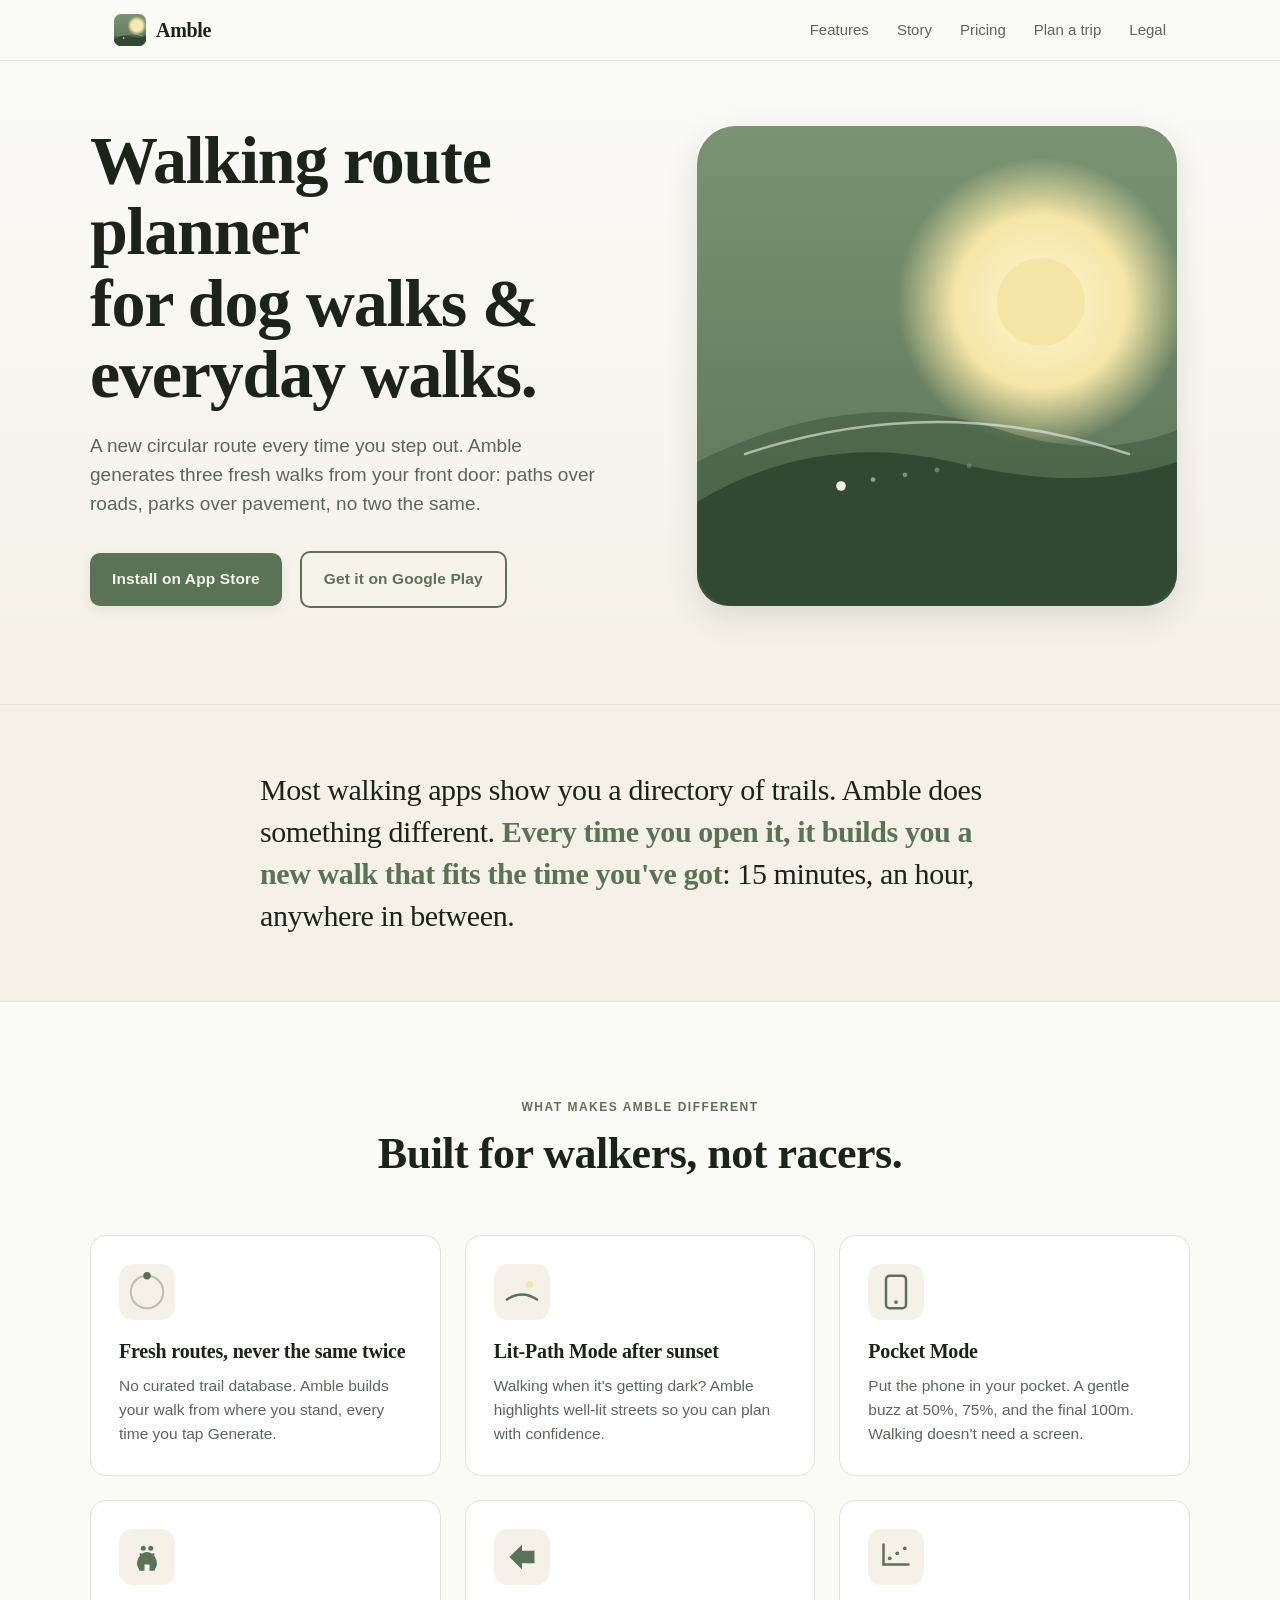
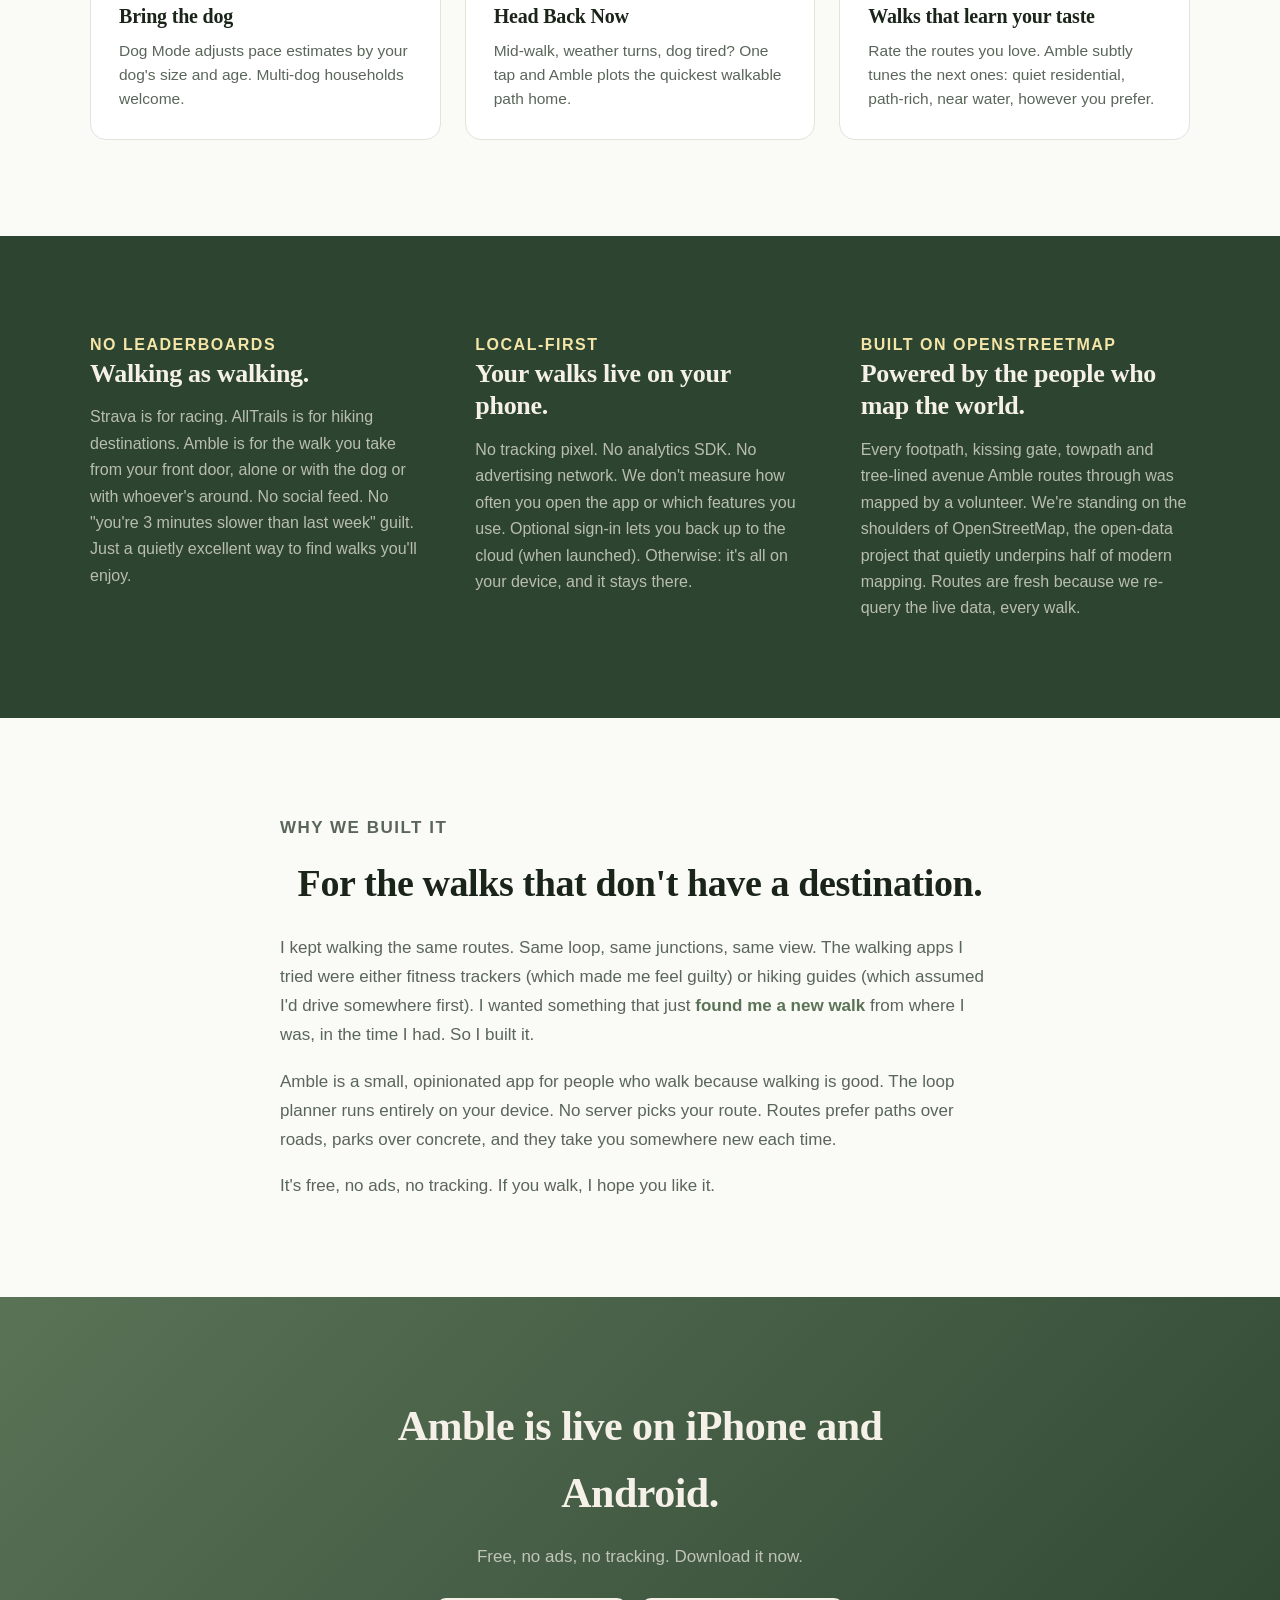
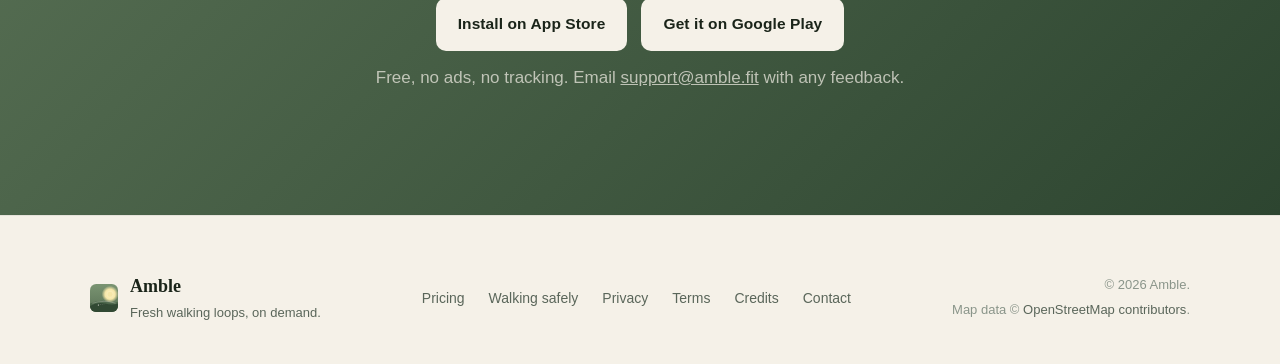
<file: index.html>
<!DOCTYPE html>
<html lang="en">
<head>
  <meta charset="UTF-8">
  <meta name="viewport" content="width=device-width, initial-scale=1.0">
  <title>Amble — Walking Route Planner &amp; Dog Walk App for UK</title>
  <meta name="description" content="Generate fresh circular walking routes from your front door in seconds. Dog walk planner, route variety, no two walks the same. Free iPhone app, no ads.">
  <link rel="canonical" href="https://amble.fit/">
  <meta name="google-site-verification" content="A99tUlMA-iBxeIpG1NVGXAIFkAgQMyQduFTewMab0Nw" />

  <!-- Open Graph / social sharing -->
  <meta property="og:title" content="Amble — Walking Route Planner &amp; Dog Walk App for UK">
  <meta property="og:description" content="Generate fresh circular walking routes from your front door in seconds. Free iPhone app — no ads, no tracking.">
  <meta property="og:type" content="website">
  <meta property="og:url" content="https://amble.fit/">
  <meta property="og:site_name" content="Amble">
  <meta property="og:image" content="https://amble.fit/og-image.png">
  <meta property="og:image:width" content="390">
  <meta property="og:image:height" content="844">
  <meta name="twitter:card" content="summary_large_image">
  <meta name="twitter:title" content="Amble — Walking Route Planner &amp; Dog Walk App for UK">
  <meta name="twitter:description" content="Generate fresh circular walking routes from your front door in seconds. Free iPhone app — no ads, no tracking.">
  <meta name="twitter:image" content="https://amble.fit/og-image.png">

  <!-- Structured data -->
  <script type="application/ld+json">
  {
    "@context": "https://schema.org",
    "@type": "SoftwareApplication",
    "name": "Amble — Walk Route Planner",
    "operatingSystem": "iOS, Android",
    "applicationCategory": "LifestyleApplication",
    "offers": {
      "@type": "Offer",
      "price": "0",
      "priceCurrency": "GBP"
    },
    "url": "https://amble.fit/",
    "downloadUrl": "https://apps.apple.com/gb/app/amble-walk-route-planner/id6769104293",
    "description": "Generate fresh circular walking routes from your front door. Dog walk planner with pace adjustment, Pocket Mode, and Lit-Path Mode for evening walks."
  }
  </script>

  <!-- Theme + favicon -->
  <meta name="theme-color" content="#5a7256">
  <link rel="icon" type="image/svg+xml" href="favicon.svg">

  <link rel="stylesheet" href="style.css">
</head>
<body class="page-marketing">

  <!-- ─── Top nav ────────────────────────────────────────────────────── -->
  <nav class="topnav">
    <div class="topnav-inner">
      <a href="/" class="brand-link">
        <span class="brand-mark" aria-hidden="true">
          <svg viewBox="0 0 32 32" width="32" height="32">
            <defs>
              <linearGradient id="bmsky-nav" x1="0" y1="0" x2="0" y2="1">
                <stop offset="0%" stop-color="#7a9472"/>
                <stop offset="100%" stop-color="#5a7256"/>
              </linearGradient>
              <radialGradient id="bmsun-nav" cx="0.5" cy="0.5" r="0.5">
                <stop offset="0%" stop-color="#fff5d0"/>
                <stop offset="60%" stop-color="#f5e6a8"/>
                <stop offset="100%" stop-color="#f5e6a8" stop-opacity="0"/>
              </radialGradient>
              <clipPath id="bmclip-nav"><rect width="32" height="32" rx="7"/></clipPath>
            </defs>
            <g clip-path="url(#bmclip-nav)">
              <rect width="32" height="32" fill="url(#bmsky-nav)"/>
              <circle cx="22.9" cy="11.7" r="9.6" fill="url(#bmsun-nav)"/>
              <circle cx="22.9" cy="11.7" r="2.9" fill="#f5e6a8"/>
              <path d="M 0 22.4 Q 10.7 17.1, 20.3 20.3 Q 26.7 22.4, 32 20.3 L 32 32 L 0 32 Z" fill="#3f5b40" opacity="0.6"/>
              <path d="M 0 25.1 Q 8 20.3, 17.1 22.4 Q 25.6 24.5, 32 22.4 L 32 32 L 0 32 Z" fill="#2d4530" opacity="0.85"/>
              <path d="M 3.2 21.9 Q 16 17.6, 28.8 21.9" fill="none" stroke="#f5f1e8" stroke-width="0.5" stroke-linecap="round" opacity="0.6"/>
              <circle cx="9.6" cy="24" r="0.7" fill="#f5f1e8"/>
              <circle cx="11.7" cy="23.6" r="0.4" fill="#f5f1e8" opacity="0.5"/>
              <circle cx="13.9" cy="23.3" r="0.4" fill="#f5f1e8" opacity="0.4"/>
              <circle cx="16" cy="22.9" r="0.4" fill="#f5f1e8" opacity="0.3"/>
            </g>
          </svg>
        </span>
        <span class="brand-name">Amble</span>
      </a>
      <div class="topnav-links">
        <a href="#features">Features</a>
        <a href="#story">Story</a>
        <a href="pricing.html">Pricing</a>
        <a href="plan.html">Plan a trip</a>
        <a href="legal/">Legal</a>
      </div>
    </div>
  </nav>

  <!-- ─── Hero ────────────────────────────────────────────────────────── -->
  <header class="hero">
    <div class="hero-inner">
      <div class="hero-text">
        <h1>Walking route planner<br>for dog walks &amp; everyday walks.</h1>
        <p class="hero-lead">A new circular route every time you step out. Amble generates three fresh walks from your front door: paths over roads, parks over pavement, no two the same.</p>
        <div class="hero-ctas">
          <a class="cta cta-primary" href="https://apps.apple.com/gb/app/amble-walk-route-planner/id6769104293">Install on App Store</a>
          <a class="cta cta-secondary" href="https://play.google.com/store/apps/details?id=fit.amble.app&pcampaignid=web_share">Get it on Google Play</a>
        </div>
      </div>
      <div class="hero-art" aria-hidden="true">
        <!-- Sage hill artwork echoing the app icon -->
        <svg viewBox="0 0 600 600" class="hero-svg">
          <defs>
            <linearGradient id="herosky" x1="0" y1="0" x2="0" y2="1">
              <stop offset="0%" stop-color="#7a9472"/>
              <stop offset="100%" stop-color="#5a7256"/>
            </linearGradient>
            <radialGradient id="herosun" cx="0.5" cy="0.5" r="0.5">
              <stop offset="0%" stop-color="#fff5d0"/>
              <stop offset="60%" stop-color="#f5e6a8"/>
              <stop offset="100%" stop-color="#f5e6a8" stop-opacity="0"/>
            </radialGradient>
          </defs>
          <!-- Background -->
          <rect width="600" height="600" rx="48" fill="url(#herosky)"/>
          <!-- Soft sun glow -->
          <circle cx="430" cy="220" r="180" fill="url(#herosun)"/>
          <!-- Sun -->
          <circle cx="430" cy="220" r="55" fill="#f5e6a8"/>
          <!-- Far hill -->
          <path d="M 0 420 Q 200 320, 380 380 Q 500 420, 600 380 L 600 600 L 0 600 Z" fill="#3f5b40" opacity="0.6"/>
          <!-- Near hill -->
          <path d="M 0 470 Q 150 380, 320 420 Q 480 460, 600 420 L 600 600 L 0 600 Z" fill="#2d4530" opacity="0.85"/>
          <!-- Horizon line -->
          <path d="M 60 410 Q 300 330, 540 410" fill="none" stroke="#f5f1e8" stroke-width="3" stroke-linecap="round" opacity="0.6"/>
          <!-- The walker -->
          <circle cx="180" cy="450" r="6" fill="#f5f1e8"/>
          <!-- Path trace dots -->
          <circle cx="220" cy="442" r="3" fill="#f5f1e8" opacity="0.5"/>
          <circle cx="260" cy="436" r="3" fill="#f5f1e8" opacity="0.4"/>
          <circle cx="300" cy="430" r="3" fill="#f5f1e8" opacity="0.3"/>
          <circle cx="340" cy="425" r="3" fill="#f5f1e8" opacity="0.2"/>
        </svg>
      </div>
    </div>
  </header>

  <!-- ─── Pitch strip ────────────────────────────────────────────────── -->
  <section class="strip">
    <div class="strip-inner">
      <p class="strip-quote">
        Most walking apps show you a directory of trails. Amble does something different. <strong>Every time you open it, it builds you a new walk that fits the time you've got</strong>: 15 minutes, an hour, anywhere in between.
      </p>
    </div>
  </section>

  <!-- ─── Features ───────────────────────────────────────────────────── -->
  <section class="features" id="features">
    <div class="features-inner">
      <div class="section-header">
        <p class="eyebrow">What makes Amble different</p>
        <h2>Built for walkers, not racers.</h2>
      </div>

      <div class="feature-grid">

        <article class="feature-card">
          <div class="feature-icon" aria-hidden="true">
            <svg viewBox="0 0 32 32" width="40" height="40">
              <circle cx="16" cy="16" r="13" fill="none" stroke="currentColor" stroke-width="1.5" opacity="0.4"/>
              <circle cx="16" cy="3" r="3" fill="currentColor"/>
            </svg>
          </div>
          <h3>Fresh routes, never the same twice</h3>
          <p>No curated trail database. Amble builds your walk from where you stand, every time you tap Generate.</p>
        </article>

        <article class="feature-card">
          <div class="feature-icon" aria-hidden="true">
            <svg viewBox="0 0 32 32" width="40" height="40">
              <circle cx="22" cy="10" r="3" fill="#f5e6a8"/>
              <path d="M 4 22 Q 16 14, 28 22" fill="none" stroke="currentColor" stroke-width="2" stroke-linecap="round"/>
            </svg>
          </div>
          <h3>Lit-Path Mode after sunset</h3>
          <p>Walking when it's getting dark? Amble highlights well-lit streets so you can plan with confidence.</p>
        </article>

        <article class="feature-card">
          <div class="feature-icon" aria-hidden="true">
            <svg viewBox="0 0 32 32" width="40" height="40">
              <rect x="8" y="3" width="16" height="26" rx="3" fill="none" stroke="currentColor" stroke-width="2"/>
              <circle cx="16" cy="24" r="1.5" fill="currentColor"/>
            </svg>
          </div>
          <h3>Pocket Mode</h3>
          <p>Put the phone in your pocket. A gentle buzz at 50%, 75%, and the final 100m. Walking doesn't need a screen.</p>
        </article>

        <article class="feature-card">
          <div class="feature-icon" aria-hidden="true">
            <svg viewBox="0 0 32 32" width="40" height="40">
              <path d="M 8 22 C 8 16, 12 12, 16 12 C 20 12, 24 16, 24 22 L 22 27 L 18 27 L 18 22 L 14 22 L 14 27 L 10 27 Z" fill="currentColor"/>
              <circle cx="13" cy="9" r="2" fill="currentColor"/>
              <circle cx="19" cy="9" r="2" fill="currentColor"/>
              <circle cx="11" cy="14" r="1" fill="currentColor"/>
              <circle cx="21" cy="14" r="1" fill="currentColor"/>
            </svg>
          </div>
          <h3>Bring the dog</h3>
          <p>Dog Mode adjusts pace estimates by your dog's size and age. Multi-dog households welcome.</p>
        </article>

        <article class="feature-card">
          <div class="feature-icon" aria-hidden="true">
            <svg viewBox="0 0 32 32" width="40" height="40">
              <path d="M 6 16 L 16 6 L 16 11 L 26 11 L 26 21 L 16 21 L 16 26 Z" fill="currentColor"/>
            </svg>
          </div>
          <h3>Head Back Now</h3>
          <p>Mid-walk, weather turns, dog tired? One tap and Amble plots the quickest walkable path home.</p>
        </article>

        <article class="feature-card">
          <div class="feature-icon" aria-hidden="true">
            <svg viewBox="0 0 32 32" width="40" height="40">
              <path d="M 6 6 L 6 22 L 26 22" fill="none" stroke="currentColor" stroke-width="2" stroke-linecap="round"/>
              <circle cx="11" cy="17" r="1.5" fill="currentColor"/>
              <circle cx="17" cy="13" r="1.5" fill="currentColor"/>
              <circle cx="23" cy="9" r="1.5" fill="currentColor"/>
            </svg>
          </div>
          <h3>Walks that learn your taste</h3>
          <p>Rate the routes you love. Amble subtly tunes the next ones: quiet residential, path-rich, near water, however you prefer.</p>
        </article>

      </div>
    </div>
  </section>

  <!-- ─── Three differentiators in long form ─────────────────────────── -->
  <section class="long-strip">
    <div class="long-strip-inner">

      <div class="long-block">
        <p class="eyebrow">No leaderboards</p>
        <h2>Walking as walking.</h2>
        <p>Strava is for racing. AllTrails is for hiking destinations. Amble is for the walk you take from your front door, alone or with the dog or with whoever's around. No social feed. No "you're 3 minutes slower than last week" guilt. Just a quietly excellent way to find walks you'll enjoy.</p>
      </div>

      <div class="long-block">
        <p class="eyebrow">Local-first</p>
        <h2>Your walks live on your phone.</h2>
        <p>No tracking pixel. No analytics SDK. No advertising network. We don't measure how often you open the app or which features you use. Optional sign-in lets you back up to the cloud (when launched). Otherwise: it's all on your device, and it stays there.</p>
      </div>

      <div class="long-block">
        <p class="eyebrow">Built on OpenStreetMap</p>
        <h2>Powered by the people who map the world.</h2>
        <p>Every footpath, kissing gate, towpath and tree-lined avenue Amble routes through was mapped by a volunteer. We're standing on the shoulders of OpenStreetMap, the open-data project that quietly underpins half of modern mapping. Routes are fresh because we re-query the live data, every walk.</p>
      </div>

    </div>
  </section>

  <!-- ─── Story ──────────────────────────────────────────────────────── -->
  <section class="story" id="story">
    <div class="story-inner">
      <p class="eyebrow">Why we built it</p>
      <h2>For the walks that don't have a destination.</h2>
      <p>I kept walking the same routes. Same loop, same junctions, same view. The walking apps I tried were either fitness trackers (which made me feel guilty) or hiking guides (which assumed I'd drive somewhere first). I wanted something that just <em>found me a new walk</em> from where I was, in the time I had. So I built it.</p>
      <p>Amble is a small, opinionated app for people who walk because walking is good. The loop planner runs entirely on your device. No server picks your route. Routes prefer paths over roads, parks over concrete, and they take you somewhere new each time.</p>
      <p>It's free, no ads, no tracking. If you walk, I hope you like it.</p>
    </div>
  </section>

  <section class="cta-band">
    <div class="cta-band-inner">
      <h2>Amble is live on iPhone and Android.</h2>
      <p>Free, no ads, no tracking. Download it now.</p>
      <div class="cta-band-buttons">
        <a class="cta cta-light" href="https://apps.apple.com/gb/app/amble-walk-route-planner/id6769104293">
          Install on App Store
        </a>
        <a class="cta cta-light" href="https://play.google.com/store/apps/details?id=fit.amble.app&pcampaignid=web_share">
          Get it on Google Play
        </a>
      </div>
      <p class="cta-fineprint">Free, no ads, no tracking. Email <a href="mailto:support@amble.fit">support@amble.fit</a> with any feedback.</p>
    </div>
  </section>

  <!-- ─── Footer ─────────────────────────────────────────────────────── -->
  <footer class="footer">
    <div class="footer-inner">
      <div class="footer-brand">
        <span class="brand-mark" aria-hidden="true">
          <svg viewBox="0 0 32 32" width="28" height="28">
            <defs>
              <linearGradient id="bmsky-foot" x1="0" y1="0" x2="0" y2="1">
                <stop offset="0%" stop-color="#7a9472"/>
                <stop offset="100%" stop-color="#5a7256"/>
              </linearGradient>
              <radialGradient id="bmsun-foot" cx="0.5" cy="0.5" r="0.5">
                <stop offset="0%" stop-color="#fff5d0"/>
                <stop offset="60%" stop-color="#f5e6a8"/>
                <stop offset="100%" stop-color="#f5e6a8" stop-opacity="0"/>
              </radialGradient>
              <clipPath id="bmclip-foot"><rect width="32" height="32" rx="7"/></clipPath>
            </defs>
            <g clip-path="url(#bmclip-foot)">
              <rect width="32" height="32" fill="url(#bmsky-foot)"/>
              <circle cx="22.9" cy="11.7" r="9.6" fill="url(#bmsun-foot)"/>
              <circle cx="22.9" cy="11.7" r="2.9" fill="#f5e6a8"/>
              <path d="M 0 22.4 Q 10.7 17.1, 20.3 20.3 Q 26.7 22.4, 32 20.3 L 32 32 L 0 32 Z" fill="#3f5b40" opacity="0.6"/>
              <path d="M 0 25.1 Q 8 20.3, 17.1 22.4 Q 25.6 24.5, 32 22.4 L 32 32 L 0 32 Z" fill="#2d4530" opacity="0.85"/>
              <path d="M 3.2 21.9 Q 16 17.6, 28.8 21.9" fill="none" stroke="#f5f1e8" stroke-width="0.5" stroke-linecap="round" opacity="0.6"/>
              <circle cx="9.6" cy="24" r="0.7" fill="#f5f1e8"/>
              <circle cx="11.7" cy="23.6" r="0.4" fill="#f5f1e8" opacity="0.5"/>
              <circle cx="13.9" cy="23.3" r="0.4" fill="#f5f1e8" opacity="0.4"/>
              <circle cx="16" cy="22.9" r="0.4" fill="#f5f1e8" opacity="0.3"/>
            </g>
          </svg>
        </span>
        <div>
          <div class="footer-name">Amble</div>
          <div class="footer-tagline">Fresh walking loops, on demand.</div>
        </div>
      </div>
      <nav class="footer-links">
        <a href="pricing.html">Pricing</a>
        <a href="legal/walking-safely.html">Walking safely</a>
        <a href="legal/privacy.html">Privacy</a>
        <a href="legal/terms.html">Terms</a>
        <a href="legal/attributions.html">Credits</a>
        <a href="mailto:support@amble.fit">Contact</a>
      </nav>
      <div class="footer-meta">
        <p>© 2026 Amble.</p>
        <p>Map data © <a href="https://www.openstreetmap.org/copyright">OpenStreetMap contributors</a>.</p>
      </div>
    </div>
  </footer>

</body>
</html>
</file>
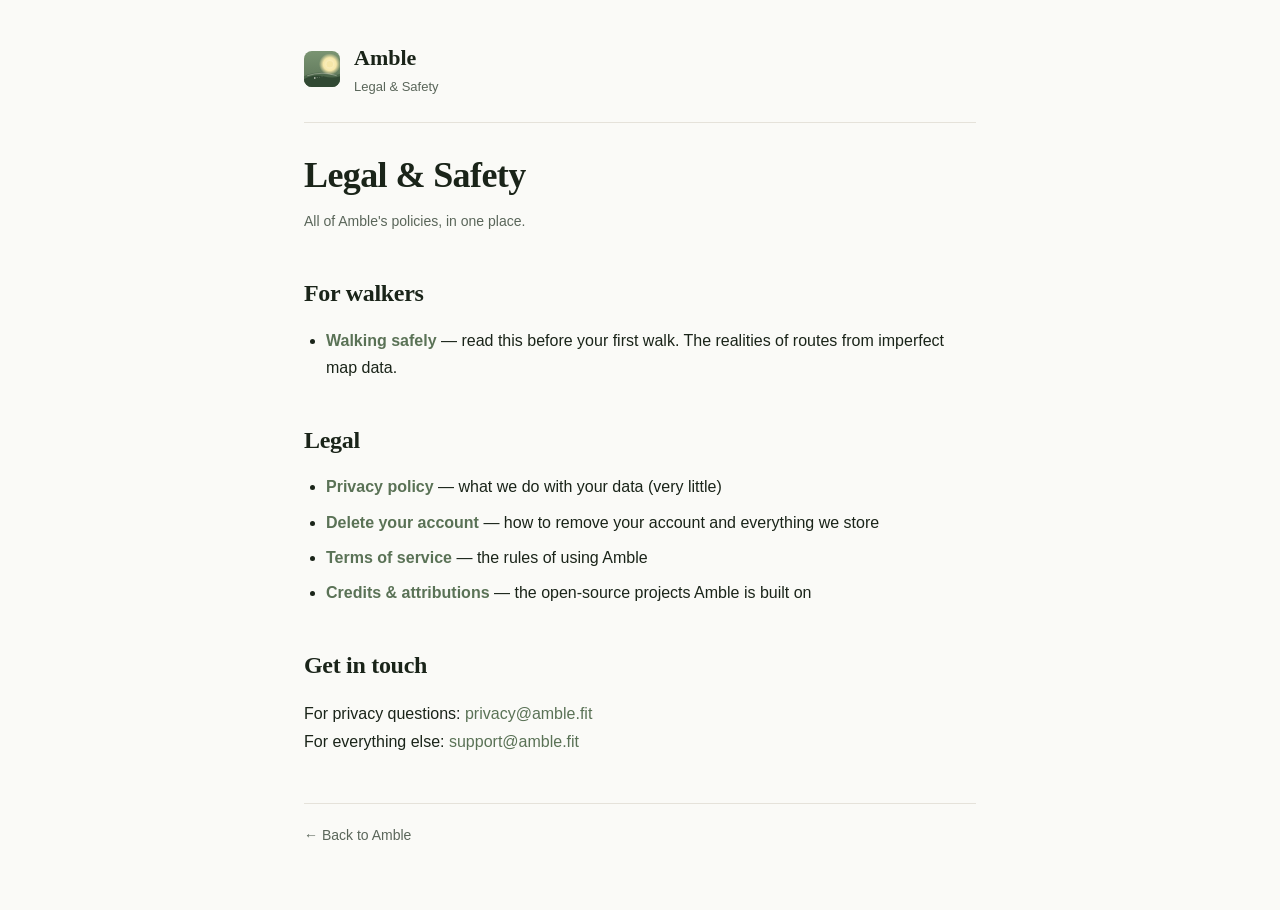
<file: legal/index.html>
<!DOCTYPE html>
<html lang="en">
<head>
  <meta charset="UTF-8">
  <meta name="viewport" content="width=device-width, initial-scale=1.0">
  <title>Legal &amp; Safety — Amble</title>
  <meta name="description" content="Amble's legal and safety pages: privacy policy, terms, walking safely, attributions.">
  <meta name="theme-color" content="#5a7256">
  <link rel="canonical" href="https://amble.fit/legal/">
  <link rel="icon" type="image/svg+xml" href="../favicon.svg">
  <link rel="stylesheet" href="../style.css">
</head>
<body class="page-doc">
  <div class="doc-container">
    <header class="doc-header">
      <a href="/" class="brand-link" aria-label="Amble home">
        <span class="brand-mark" aria-hidden="true">
          <svg viewBox="0 0 32 32" width="36" height="36">
            <defs>
              <linearGradient id="bmsky-index" x1="0" y1="0" x2="0" y2="1">
                <stop offset="0%" stop-color="#7a9472"/>
                <stop offset="100%" stop-color="#5a7256"/>
              </linearGradient>
              <radialGradient id="bmsun-index" cx="0.5" cy="0.5" r="0.5">
                <stop offset="0%" stop-color="#fff5d0"/>
                <stop offset="60%" stop-color="#f5e6a8"/>
                <stop offset="100%" stop-color="#f5e6a8" stop-opacity="0"/>
              </radialGradient>
              <clipPath id="bmclip-index"><rect width="32" height="32" rx="7"/></clipPath>
            </defs>
            <g clip-path="url(#bmclip-index)">
              <rect width="32" height="32" fill="url(#bmsky-index)"/>
              <circle cx="22.9" cy="11.7" r="9.6" fill="url(#bmsun-index)"/>
              <circle cx="22.9" cy="11.7" r="2.9" fill="#f5e6a8"/>
              <path d="M 0 22.4 Q 10.7 17.1, 20.3 20.3 Q 26.7 22.4, 32 20.3 L 32 32 L 0 32 Z" fill="#3f5b40" opacity="0.6"/>
              <path d="M 0 25.1 Q 8 20.3, 17.1 22.4 Q 25.6 24.5, 32 22.4 L 32 32 L 0 32 Z" fill="#2d4530" opacity="0.85"/>
              <path d="M 3.2 21.9 Q 16 17.6, 28.8 21.9" fill="none" stroke="#f5f1e8" stroke-width="0.5" stroke-linecap="round" opacity="0.6"/>
              <circle cx="9.6" cy="24" r="0.7" fill="#f5f1e8"/>
              <circle cx="11.7" cy="23.6" r="0.4" fill="#f5f1e8" opacity="0.5"/>
              <circle cx="13.9" cy="23.3" r="0.4" fill="#f5f1e8" opacity="0.4"/>
              <circle cx="16" cy="22.9" r="0.4" fill="#f5f1e8" opacity="0.3"/>
            </g>
          </svg>
        </span>
      </a>
      <div>
        <div class="name">Amble</div>
        <div class="subname">Legal &amp; Safety</div>
      </div>
    </header>

    <h1>Legal &amp; Safety</h1>
    <p class="meta">All of Amble's policies, in one place.</p>

    <h2>For walkers</h2>
    <ul>
      <li><a href="walking-safely.html"><strong>Walking safely</strong></a> — read this before your first walk. The realities of routes from imperfect map data.</li>
    </ul>

    <h2>Legal</h2>
    <ul>
      <li><a href="privacy.html"><strong>Privacy policy</strong></a> — what we do with your data (very little)</li>
      <li><a href="delete-account.html"><strong>Delete your account</strong></a> — how to remove your account and everything we store</li>
      <li><a href="terms.html"><strong>Terms of service</strong></a> — the rules of using Amble</li>
      <li><a href="attributions.html"><strong>Credits &amp; attributions</strong></a> — the open-source projects Amble is built on</li>
    </ul>

    <h2>Get in touch</h2>
    <p>For privacy questions: <a href="mailto:privacy@amble.fit">privacy@amble.fit</a><br>
    For everything else: <a href="mailto:support@amble.fit">support@amble.fit</a></p>

    <nav class="doc-footer">
      <a href="/">← Back to Amble</a>
    </nav>
  </div>
</body>
</html>
</file>
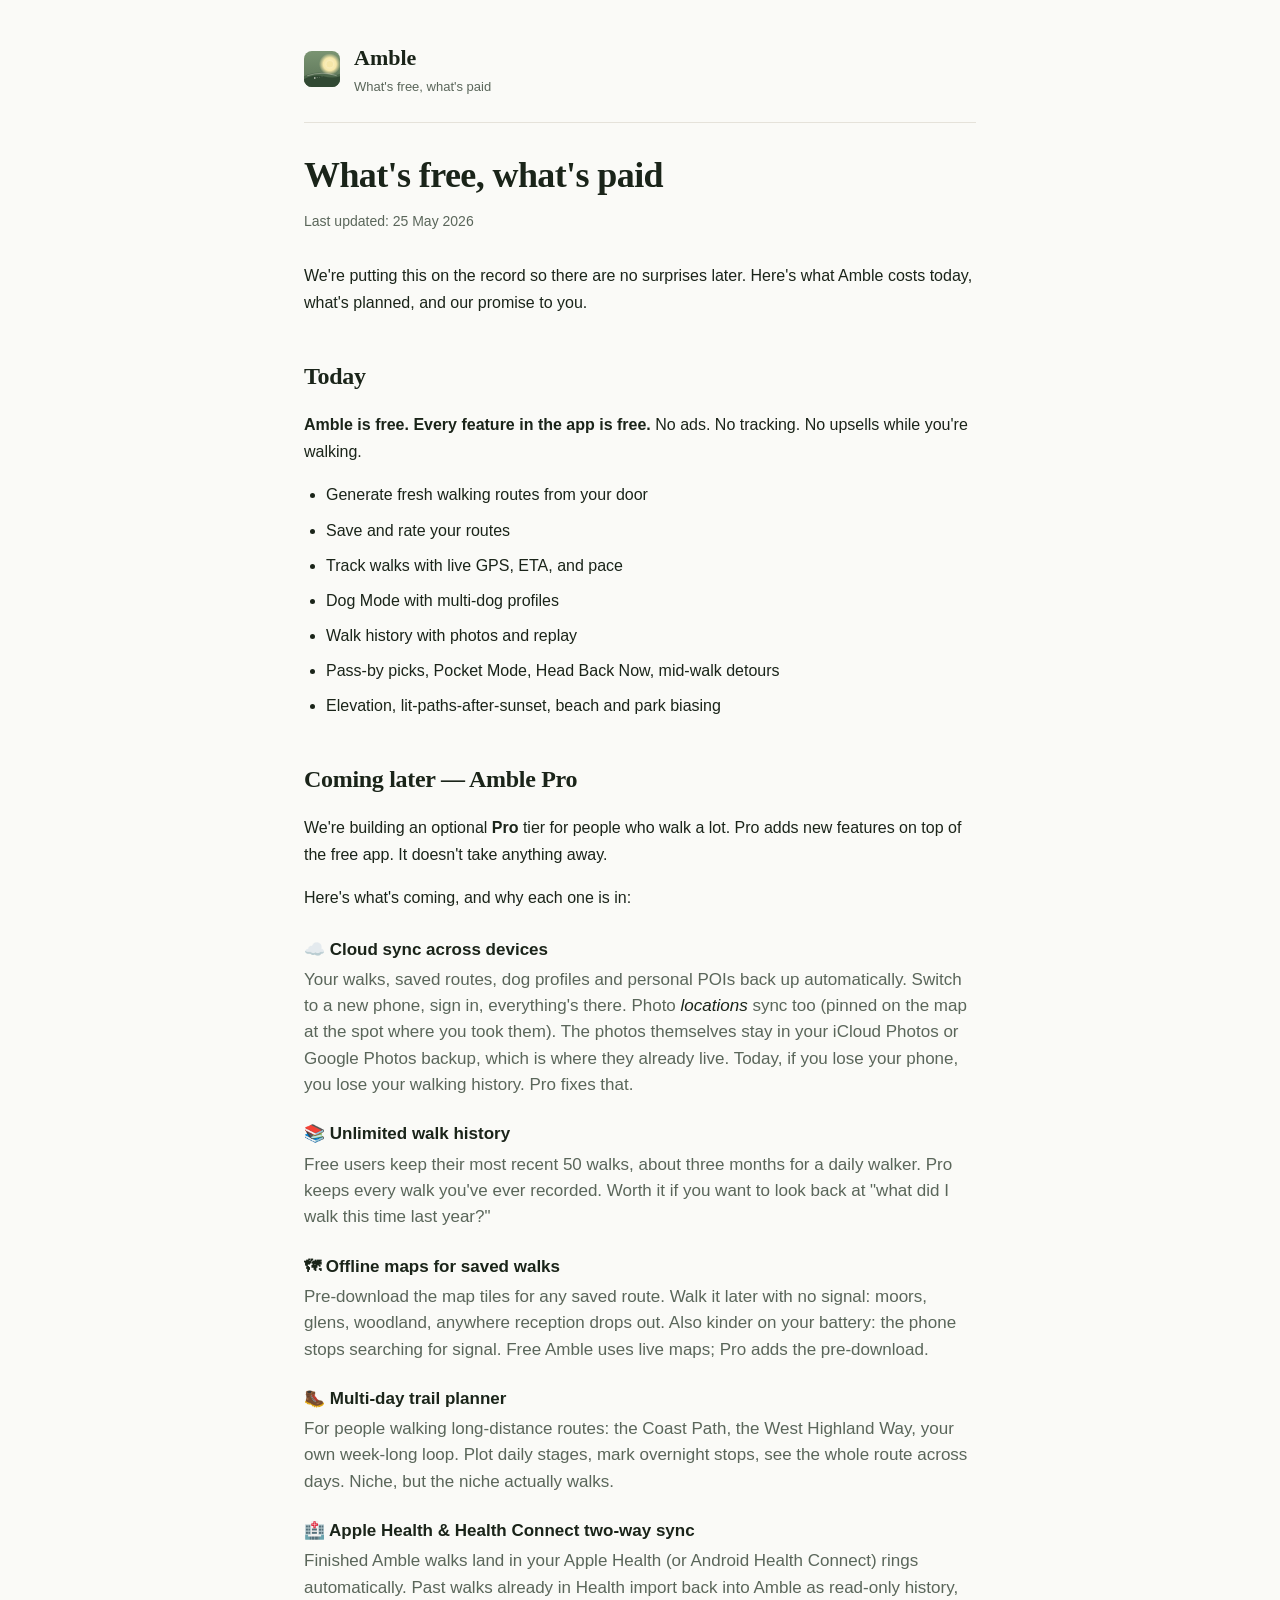
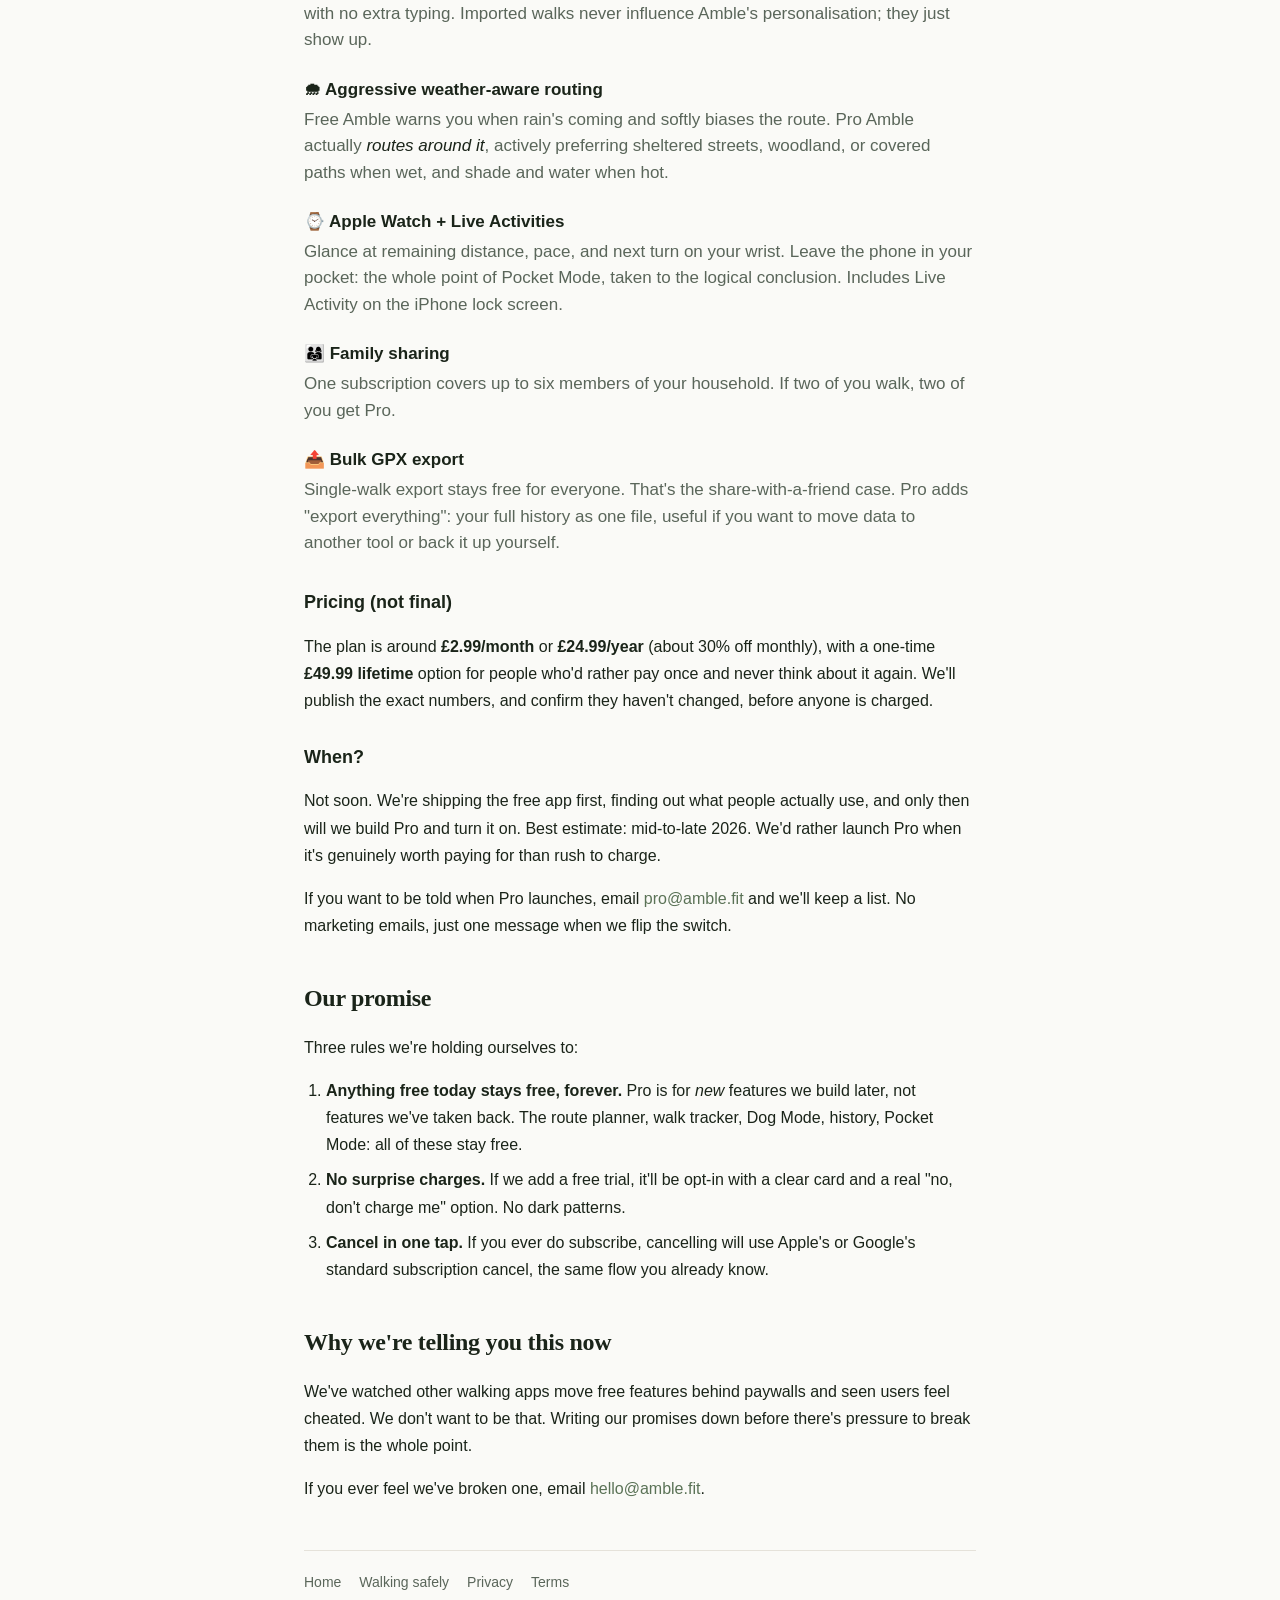
<file: pricing.html>
<!DOCTYPE html>
<html lang="en">
<head>
  <meta charset="UTF-8">
  <meta name="viewport" content="width=device-width, initial-scale=1.0">
  <title>Pricing — Amble Walk Route Planner</title>
  <meta name="description" content="Amble is free with no ads. An optional Pro tier (£2.99/month) adds cloud sync, offline maps, and unlimited history. Anything free today stays free forever.">
  <link rel="canonical" href="https://amble.fit/pricing.html">
  <meta name="theme-color" content="#5a7256">
  <link rel="icon" type="image/svg+xml" href="favicon.svg">
  <link rel="stylesheet" href="style.css">

  <!-- Open Graph / social sharing -->
  <meta property="og:title" content="Pricing — Amble Walk Route Planner">
  <meta property="og:description" content="Amble is free with no ads. Pro tier coming at £2.99/month. Anything free today stays free forever.">
  <meta property="og:type" content="website">
  <meta property="og:url" content="https://amble.fit/pricing.html">
  <meta property="og:site_name" content="Amble">
  <meta property="og:image" content="https://amble.fit/og-image.png">
  <meta name="twitter:card" content="summary_large_image">
  <meta name="twitter:image" content="https://amble.fit/og-image.png">
</head>
<body class="page-doc">
  <div class="doc-container">
    <header class="doc-header">
      <a href="/" class="brand-link" aria-label="Amble home">
        <span class="brand-mark" aria-hidden="true">
          <svg viewBox="0 0 32 32" width="36" height="36">
            <defs>
              <linearGradient id="bmsky-pricing" x1="0" y1="0" x2="0" y2="1">
                <stop offset="0%" stop-color="#7a9472"/>
                <stop offset="100%" stop-color="#5a7256"/>
              </linearGradient>
              <radialGradient id="bmsun-pricing" cx="0.5" cy="0.5" r="0.5">
                <stop offset="0%" stop-color="#fff5d0"/>
                <stop offset="60%" stop-color="#f5e6a8"/>
                <stop offset="100%" stop-color="#f5e6a8" stop-opacity="0"/>
              </radialGradient>
              <clipPath id="bmclip-pricing"><rect width="32" height="32" rx="7"/></clipPath>
            </defs>
            <g clip-path="url(#bmclip-pricing)">
              <rect width="32" height="32" fill="url(#bmsky-pricing)"/>
              <circle cx="22.9" cy="11.7" r="9.6" fill="url(#bmsun-pricing)"/>
              <circle cx="22.9" cy="11.7" r="2.9" fill="#f5e6a8"/>
              <path d="M 0 22.4 Q 10.7 17.1, 20.3 20.3 Q 26.7 22.4, 32 20.3 L 32 32 L 0 32 Z" fill="#3f5b40" opacity="0.6"/>
              <path d="M 0 25.1 Q 8 20.3, 17.1 22.4 Q 25.6 24.5, 32 22.4 L 32 32 L 0 32 Z" fill="#2d4530" opacity="0.85"/>
              <path d="M 3.2 21.9 Q 16 17.6, 28.8 21.9" fill="none" stroke="#f5f1e8" stroke-width="0.5" stroke-linecap="round" opacity="0.6"/>
              <circle cx="9.6" cy="24" r="0.7" fill="#f5f1e8"/>
              <circle cx="11.7" cy="23.6" r="0.4" fill="#f5f1e8" opacity="0.5"/>
              <circle cx="13.9" cy="23.3" r="0.4" fill="#f5f1e8" opacity="0.4"/>
              <circle cx="16" cy="22.9" r="0.4" fill="#f5f1e8" opacity="0.3"/>
            </g>
          </svg>
        </span>
      </a>
      <div>
        <div class="name">Amble</div>
        <div class="subname">What's free, what's paid</div>
      </div>
    </header>

    <h1>What's free, what's paid</h1>
    <p class="meta">Last updated: 25 May 2026</p>

    <p>We're putting this on the record so there are no surprises later. Here's what Amble costs today, what's planned, and our promise to you.</p>

    <h2>Today</h2>
    <p><strong>Amble is free. Every feature in the app is free.</strong> No ads. No tracking. No upsells while you're walking.</p>
    <ul>
      <li>Generate fresh walking routes from your door</li>
      <li>Save and rate your routes</li>
      <li>Track walks with live GPS, ETA, and pace</li>
      <li>Dog Mode with multi-dog profiles</li>
      <li>Walk history with photos and replay</li>
      <li>Pass-by picks, Pocket Mode, Head Back Now, mid-walk detours</li>
      <li>Elevation, lit-paths-after-sunset, beach and park biasing</li>
    </ul>

    <h2>Coming later — Amble Pro</h2>
    <p>We're building an optional <strong>Pro</strong> tier for people who walk a lot. Pro adds new features on top of the free app. It doesn't take anything away.</p>

    <p>Here's what's coming, and why each one is in:</p>

    <dl class="pro-features">
      <dt>☁️ Cloud sync across devices</dt>
      <dd>Your walks, saved routes, dog profiles and personal POIs back up automatically. Switch to a new phone, sign in, everything's there. Photo <em>locations</em> sync too (pinned on the map at the spot where you took them). The photos themselves stay in your iCloud Photos or Google Photos backup, which is where they already live. Today, if you lose your phone, you lose your walking history. Pro fixes that.</dd>

      <dt>📚 Unlimited walk history</dt>
      <dd>Free users keep their most recent 50 walks, about three months for a daily walker. Pro keeps every walk you've ever recorded. Worth it if you want to look back at "what did I walk this time last year?"</dd>

      <dt>🗺 Offline maps for saved walks</dt>
      <dd>Pre-download the map tiles for any saved route. Walk it later with no signal: moors, glens, woodland, anywhere reception drops out. Also kinder on your battery: the phone stops searching for signal. Free Amble uses live maps; Pro adds the pre-download.</dd>

      <dt>🥾 Multi-day trail planner</dt>
      <dd>For people walking long-distance routes: the Coast Path, the West Highland Way, your own week-long loop. Plot daily stages, mark overnight stops, see the whole route across days. Niche, but the niche actually walks.</dd>

      <dt>🏥 Apple Health &amp; Health Connect two-way sync</dt>
      <dd>Finished Amble walks land in your Apple Health (or Android Health Connect) rings automatically. Past walks already in Health import back into Amble as read-only history, with no extra typing. Imported walks never influence Amble's personalisation; they just show up.</dd>

      <dt>🌧 Aggressive weather-aware routing</dt>
      <dd>Free Amble warns you when rain's coming and softly biases the route. Pro Amble actually <em>routes around it</em>, actively preferring sheltered streets, woodland, or covered paths when wet, and shade and water when hot.</dd>

      <dt>⌚ Apple Watch + Live Activities</dt>
      <dd>Glance at remaining distance, pace, and next turn on your wrist. Leave the phone in your pocket: the whole point of Pocket Mode, taken to the logical conclusion. Includes Live Activity on the iPhone lock screen.</dd>

      <dt>👨‍👩‍👧 Family sharing</dt>
      <dd>One subscription covers up to six members of your household. If two of you walk, two of you get Pro.</dd>

      <dt>📤 Bulk GPX export</dt>
      <dd>Single-walk export stays free for everyone. That's the share-with-a-friend case. Pro adds "export everything": your full history as one file, useful if you want to move data to another tool or back it up yourself.</dd>
    </dl>

    <h3>Pricing (not final)</h3>
    <p>The plan is around <strong>£2.99/month</strong> or <strong>£24.99/year</strong> (about 30% off monthly), with a one-time <strong>£49.99 lifetime</strong> option for people who'd rather pay once and never think about it again. We'll publish the exact numbers, and confirm they haven't changed, before anyone is charged.</p>

    <h3>When?</h3>
    <p>Not soon. We're shipping the free app first, finding out what people actually use, and only then will we build Pro and turn it on. Best estimate: mid-to-late 2026. We'd rather launch Pro when it's genuinely worth paying for than rush to charge.</p>

    <p>If you want to be told when Pro launches, email <a href="mailto:pro@amble.fit?subject=Notify%20me%20when%20Pro%20launches">pro@amble.fit</a> and we'll keep a list. No marketing emails, just one message when we flip the switch.</p>

    <h2>Our promise</h2>
    <p>Three rules we're holding ourselves to:</p>
    <ol>
      <li><strong>Anything free today stays free, forever.</strong> Pro is for <em>new</em> features we build later, not features we've taken back. The route planner, walk tracker, Dog Mode, history, Pocket Mode: all of these stay free.</li>
      <li><strong>No surprise charges.</strong> If we add a free trial, it'll be opt-in with a clear card and a real "no, don't charge me" option. No dark patterns.</li>
      <li><strong>Cancel in one tap.</strong> If you ever do subscribe, cancelling will use Apple's or Google's standard subscription cancel, the same flow you already know.</li>
    </ol>

    <h2>Why we're telling you this now</h2>
    <p>We've watched other walking apps move free features behind paywalls and seen users feel cheated. We don't want to be that. Writing our promises down before there's pressure to break them is the whole point.</p>
    <p>If you ever feel we've broken one, email <a href="mailto:hello@amble.fit">hello@amble.fit</a>.</p>

    <nav class="doc-footer">
      <a href="/">Home</a>
      <a href="legal/walking-safely.html">Walking safely</a>
      <a href="legal/privacy.html">Privacy</a>
      <a href="legal/terms.html">Terms</a>
    </nav>
  </div>
</body>
</html>
</file>
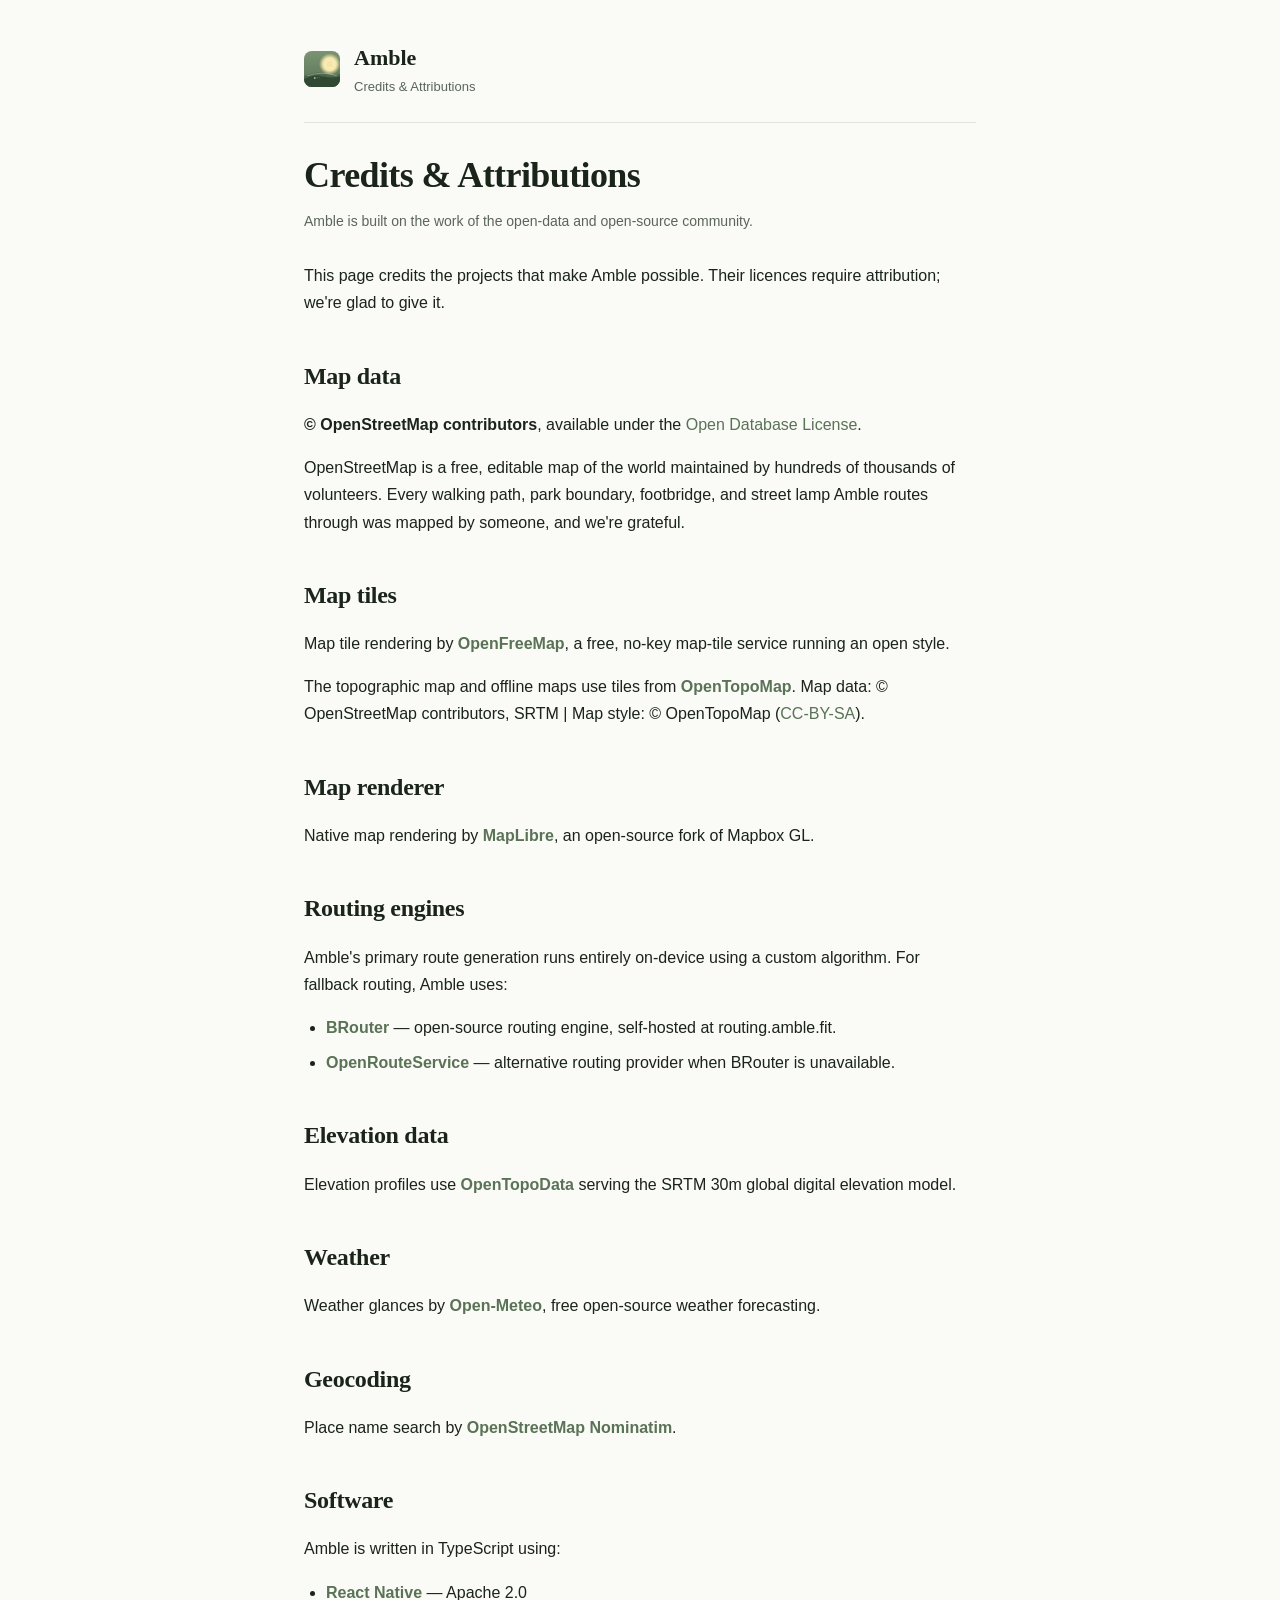
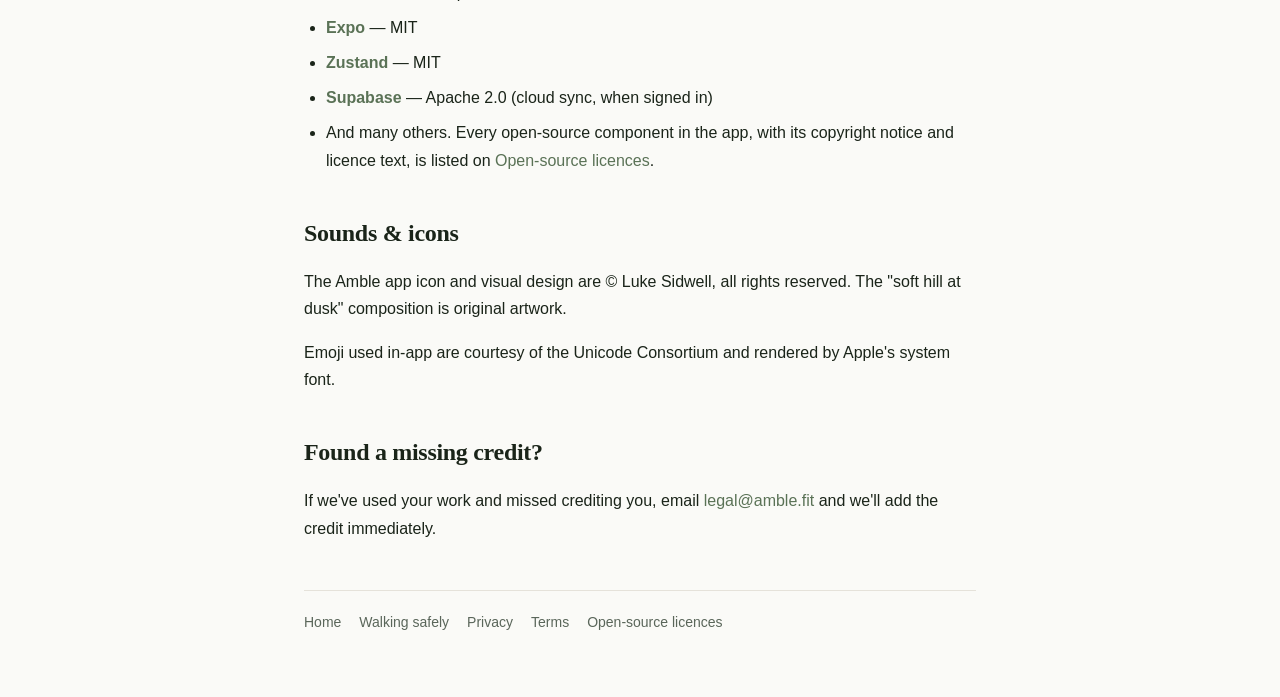
<file: legal/attributions.html>
<!DOCTYPE html>
<html lang="en">
<head>
  <meta charset="UTF-8">
  <meta name="viewport" content="width=device-width, initial-scale=1.0">
  <title>Credits &amp; Attributions — Amble</title>
  <meta name="description" content="Amble is built on the open-data and open-source community. Credits to the projects that make it possible.">
  <meta name="theme-color" content="#5a7256">
  <link rel="canonical" href="https://amble.fit/legal/attributions.html">
  <link rel="icon" type="image/svg+xml" href="../favicon.svg">
  <link rel="stylesheet" href="../style.css">
</head>
<body class="page-doc">
  <div class="doc-container">
    <header class="doc-header">
      <a href="/" class="brand-link" aria-label="Amble home">
        <span class="brand-mark" aria-hidden="true">
          <svg viewBox="0 0 32 32" width="36" height="36">
            <defs>
              <linearGradient id="bmsky-attributions" x1="0" y1="0" x2="0" y2="1">
                <stop offset="0%" stop-color="#7a9472"/>
                <stop offset="100%" stop-color="#5a7256"/>
              </linearGradient>
              <radialGradient id="bmsun-attributions" cx="0.5" cy="0.5" r="0.5">
                <stop offset="0%" stop-color="#fff5d0"/>
                <stop offset="60%" stop-color="#f5e6a8"/>
                <stop offset="100%" stop-color="#f5e6a8" stop-opacity="0"/>
              </radialGradient>
              <clipPath id="bmclip-attributions"><rect width="32" height="32" rx="7"/></clipPath>
            </defs>
            <g clip-path="url(#bmclip-attributions)">
              <rect width="32" height="32" fill="url(#bmsky-attributions)"/>
              <circle cx="22.9" cy="11.7" r="9.6" fill="url(#bmsun-attributions)"/>
              <circle cx="22.9" cy="11.7" r="2.9" fill="#f5e6a8"/>
              <path d="M 0 22.4 Q 10.7 17.1, 20.3 20.3 Q 26.7 22.4, 32 20.3 L 32 32 L 0 32 Z" fill="#3f5b40" opacity="0.6"/>
              <path d="M 0 25.1 Q 8 20.3, 17.1 22.4 Q 25.6 24.5, 32 22.4 L 32 32 L 0 32 Z" fill="#2d4530" opacity="0.85"/>
              <path d="M 3.2 21.9 Q 16 17.6, 28.8 21.9" fill="none" stroke="#f5f1e8" stroke-width="0.5" stroke-linecap="round" opacity="0.6"/>
              <circle cx="9.6" cy="24" r="0.7" fill="#f5f1e8"/>
              <circle cx="11.7" cy="23.6" r="0.4" fill="#f5f1e8" opacity="0.5"/>
              <circle cx="13.9" cy="23.3" r="0.4" fill="#f5f1e8" opacity="0.4"/>
              <circle cx="16" cy="22.9" r="0.4" fill="#f5f1e8" opacity="0.3"/>
            </g>
          </svg>
        </span>
      </a>
      <div>
        <div class="name">Amble</div>
        <div class="subname">Credits &amp; Attributions</div>
      </div>
    </header>

    <h1>Credits &amp; Attributions</h1>
    <p class="meta">Amble is built on the work of the open-data and open-source community.</p>

    <p>This page credits the projects that make Amble possible. Their licences require attribution; we're glad to give it.</p>

    <h2>Map data</h2>
    <p><strong>© OpenStreetMap contributors</strong>, available under the <a href="https://www.openstreetmap.org/copyright">Open Database License</a>.</p>
    <p>OpenStreetMap is a free, editable map of the world maintained by hundreds of thousands of volunteers. Every walking path, park boundary, footbridge, and street lamp Amble routes through was mapped by someone, and we're grateful.</p>

    <h2>Map tiles</h2>
    <p>Map tile rendering by <a href="https://openfreemap.org"><strong>OpenFreeMap</strong></a>, a free, no-key map-tile service running an open style.</p>
    <p>The topographic map and offline maps use tiles from <a href="https://opentopomap.org"><strong>OpenTopoMap</strong></a>. Map data: © OpenStreetMap contributors, SRTM | Map style: © OpenTopoMap (<a href="https://creativecommons.org/licenses/by-sa/3.0/">CC-BY-SA</a>).</p>

    <h2>Map renderer</h2>
    <p>Native map rendering by <a href="https://maplibre.org"><strong>MapLibre</strong></a>, an open-source fork of Mapbox GL.</p>

    <h2>Routing engines</h2>
    <p>Amble's primary route generation runs entirely on-device using a custom algorithm. For fallback routing, Amble uses:</p>
    <ul>
      <li><a href="https://brouter.de"><strong>BRouter</strong></a> — open-source routing engine, self-hosted at routing.amble.fit.</li>
      <li><a href="https://openrouteservice.org"><strong>OpenRouteService</strong></a> — alternative routing provider when BRouter is unavailable.</li>
    </ul>

    <h2>Elevation data</h2>
    <p>Elevation profiles use <a href="https://www.opentopodata.org"><strong>OpenTopoData</strong></a> serving the SRTM 30m global digital elevation model.</p>

    <h2>Weather</h2>
    <p>Weather glances by <a href="https://open-meteo.com"><strong>Open-Meteo</strong></a>, free open-source weather forecasting.</p>

    <h2>Geocoding</h2>
    <p>Place name search by <a href="https://nominatim.org"><strong>OpenStreetMap Nominatim</strong></a>.</p>

    <h2>Software</h2>
    <p>Amble is written in TypeScript using:</p>
    <ul>
      <li><a href="https://reactnative.dev"><strong>React Native</strong></a> — Apache 2.0</li>
      <li><a href="https://expo.dev"><strong>Expo</strong></a> — MIT</li>
      <li><a href="https://github.com/pmndrs/zustand"><strong>Zustand</strong></a> — MIT</li>
      <li><a href="https://supabase.com"><strong>Supabase</strong></a> — Apache 2.0 (cloud sync, when signed in)</li>
      <li>And many others. Every open-source component in the app, with its copyright notice and licence text, is listed on <a href="open-source.html">Open-source licences</a>.</li>
    </ul>

    <h2>Sounds &amp; icons</h2>
    <p>The Amble app icon and visual design are © Luke Sidwell, all rights reserved. The "soft hill at dusk" composition is original artwork.</p>
    <p>Emoji used in-app are courtesy of the Unicode Consortium and rendered by Apple's system font.</p>

    <h2>Found a missing credit?</h2>
    <p>If we've used your work and missed crediting you, email <a href="mailto:legal@amble.fit">legal@amble.fit</a> and we'll add the credit immediately.</p>

    <nav class="doc-footer">
      <a href="/">Home</a>
      <a href="walking-safely.html">Walking safely</a>
      <a href="privacy.html">Privacy</a>
      <a href="terms.html">Terms</a>
      <a href="open-source.html">Open-source licences</a>
    </nav>
  </div>
</body>
</html>
</file>
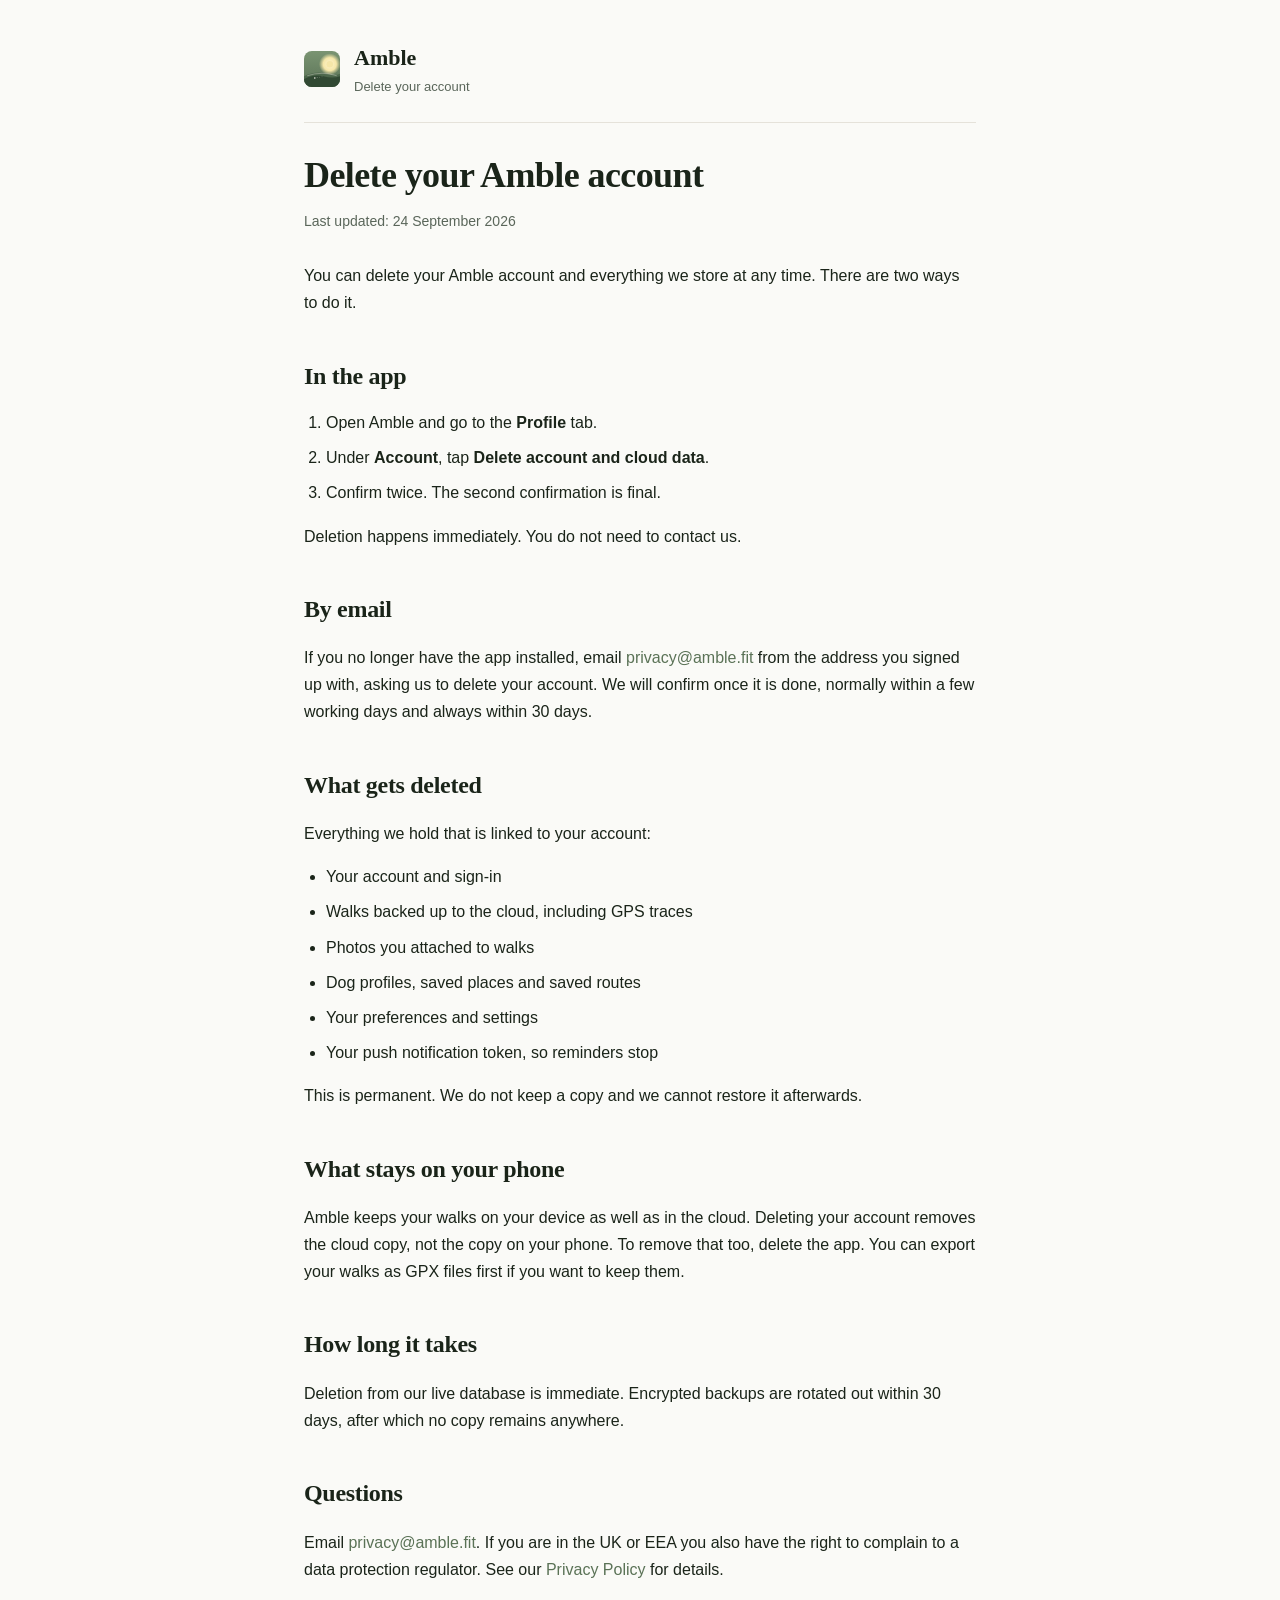
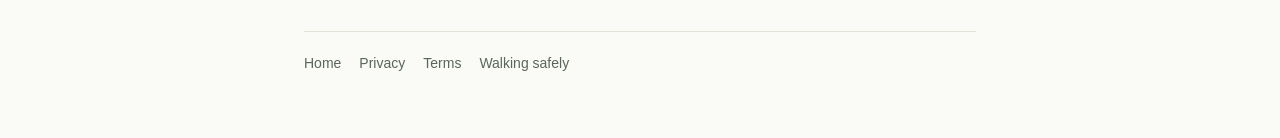
<file: legal/delete-account.html>
<!DOCTYPE html>
<html lang="en">
<head>
  <meta charset="UTF-8">
  <meta name="viewport" content="width=device-width, initial-scale=1.0">
  <title>Delete your Amble account</title>
  <meta name="description" content="How to delete your Amble account and everything we store, from inside the app or by email.">
  <meta name="theme-color" content="#5a7256">
  <link rel="canonical" href="https://amble.fit/legal/delete-account.html">
  <link rel="icon" type="image/svg+xml" href="../favicon.svg">
  <link rel="stylesheet" href="../style.css">
</head>
<body class="page-doc">
  <div class="doc-container">
    <header class="doc-header">
      <a href="/" class="brand-link" aria-label="Amble home">
        <span class="brand-mark" aria-hidden="true">
          <svg viewBox="0 0 32 32" width="36" height="36">
            <defs>
              <linearGradient id="bmsky-del" x1="0" y1="0" x2="0" y2="1">
                <stop offset="0%" stop-color="#7a9472"/>
                <stop offset="100%" stop-color="#5a7256"/>
              </linearGradient>
              <radialGradient id="bmsun-del" cx="0.5" cy="0.5" r="0.5">
                <stop offset="0%" stop-color="#fff5d0"/>
                <stop offset="60%" stop-color="#f5e6a8"/>
                <stop offset="100%" stop-color="#f5e6a8" stop-opacity="0"/>
              </radialGradient>
              <clipPath id="bmclip-del"><rect width="32" height="32" rx="7"/></clipPath>
            </defs>
            <g clip-path="url(#bmclip-del)">
              <rect width="32" height="32" fill="url(#bmsky-del)"/>
              <circle cx="22.9" cy="11.7" r="9.6" fill="url(#bmsun-del)"/>
              <circle cx="22.9" cy="11.7" r="2.9" fill="#f5e6a8"/>
              <path d="M 0 22.4 Q 10.7 17.1, 20.3 20.3 Q 26.7 22.4, 32 20.3 L 32 32 L 0 32 Z" fill="#3f5b40" opacity="0.6"/>
              <path d="M 0 25.1 Q 8 20.3, 17.1 22.4 Q 25.6 24.5, 32 22.4 L 32 32 L 0 32 Z" fill="#2d4530" opacity="0.85"/>
              <path d="M 3.2 21.9 Q 16 17.6, 28.8 21.9" fill="none" stroke="#f5f1e8" stroke-width="0.5" stroke-linecap="round" opacity="0.6"/>
              <circle cx="9.6" cy="24" r="0.7" fill="#f5f1e8"/>
              <circle cx="11.7" cy="23.6" r="0.4" fill="#f5f1e8" opacity="0.5"/>
              <circle cx="13.9" cy="23.3" r="0.4" fill="#f5f1e8" opacity="0.4"/>
              <circle cx="16" cy="22.9" r="0.4" fill="#f5f1e8" opacity="0.3"/>
            </g>
          </svg>
        </span>
      </a>
      <div>
        <div class="name">Amble</div>
        <div class="subname">Delete your account</div>
      </div>
    </header>

    <h1>Delete your Amble account</h1>
    <p class="meta">Last updated: 24 September 2026</p>

    <p>You can delete your Amble account and everything we store at any time. There are two ways to do it.</p>

    <h2>In the app</h2>
    <ol>
      <li>Open Amble and go to the <strong>Profile</strong> tab.</li>
      <li>Under <strong>Account</strong>, tap <strong>Delete account and cloud data</strong>.</li>
      <li>Confirm twice. The second confirmation is final.</li>
    </ol>
    <p>Deletion happens immediately. You do not need to contact us.</p>

    <h2>By email</h2>
    <p>If you no longer have the app installed, email <a href="mailto:privacy@amble.fit">privacy@amble.fit</a> from the address you signed up with, asking us to delete your account. We will confirm once it is done, normally within a few working days and always within 30 days.</p>

    <h2>What gets deleted</h2>
    <p>Everything we hold that is linked to your account:</p>
    <ul>
      <li>Your account and sign-in</li>
      <li>Walks backed up to the cloud, including GPS traces</li>
      <li>Photos you attached to walks</li>
      <li>Dog profiles, saved places and saved routes</li>
      <li>Your preferences and settings</li>
      <li>Your push notification token, so reminders stop</li>
    </ul>
    <p>This is permanent. We do not keep a copy and we cannot restore it afterwards.</p>

    <h2>What stays on your phone</h2>
    <p>Amble keeps your walks on your device as well as in the cloud. Deleting your account removes the cloud copy, not the copy on your phone. To remove that too, delete the app. You can export your walks as GPX files first if you want to keep them.</p>

    <h2>How long it takes</h2>
    <p>Deletion from our live database is immediate. Encrypted backups are rotated out within 30 days, after which no copy remains anywhere.</p>

    <h2>Questions</h2>
    <p>Email <a href="mailto:privacy@amble.fit">privacy@amble.fit</a>. If you are in the UK or EEA you also have the right to complain to a data protection regulator. See our <a href="privacy.html">Privacy Policy</a> for details.</p>

    <nav class="doc-footer">
      <a href="/">Home</a>
      <a href="privacy.html">Privacy</a>
      <a href="terms.html">Terms</a>
      <a href="walking-safely.html">Walking safely</a>
    </nav>
  </div>
</body>
</html>
</file>
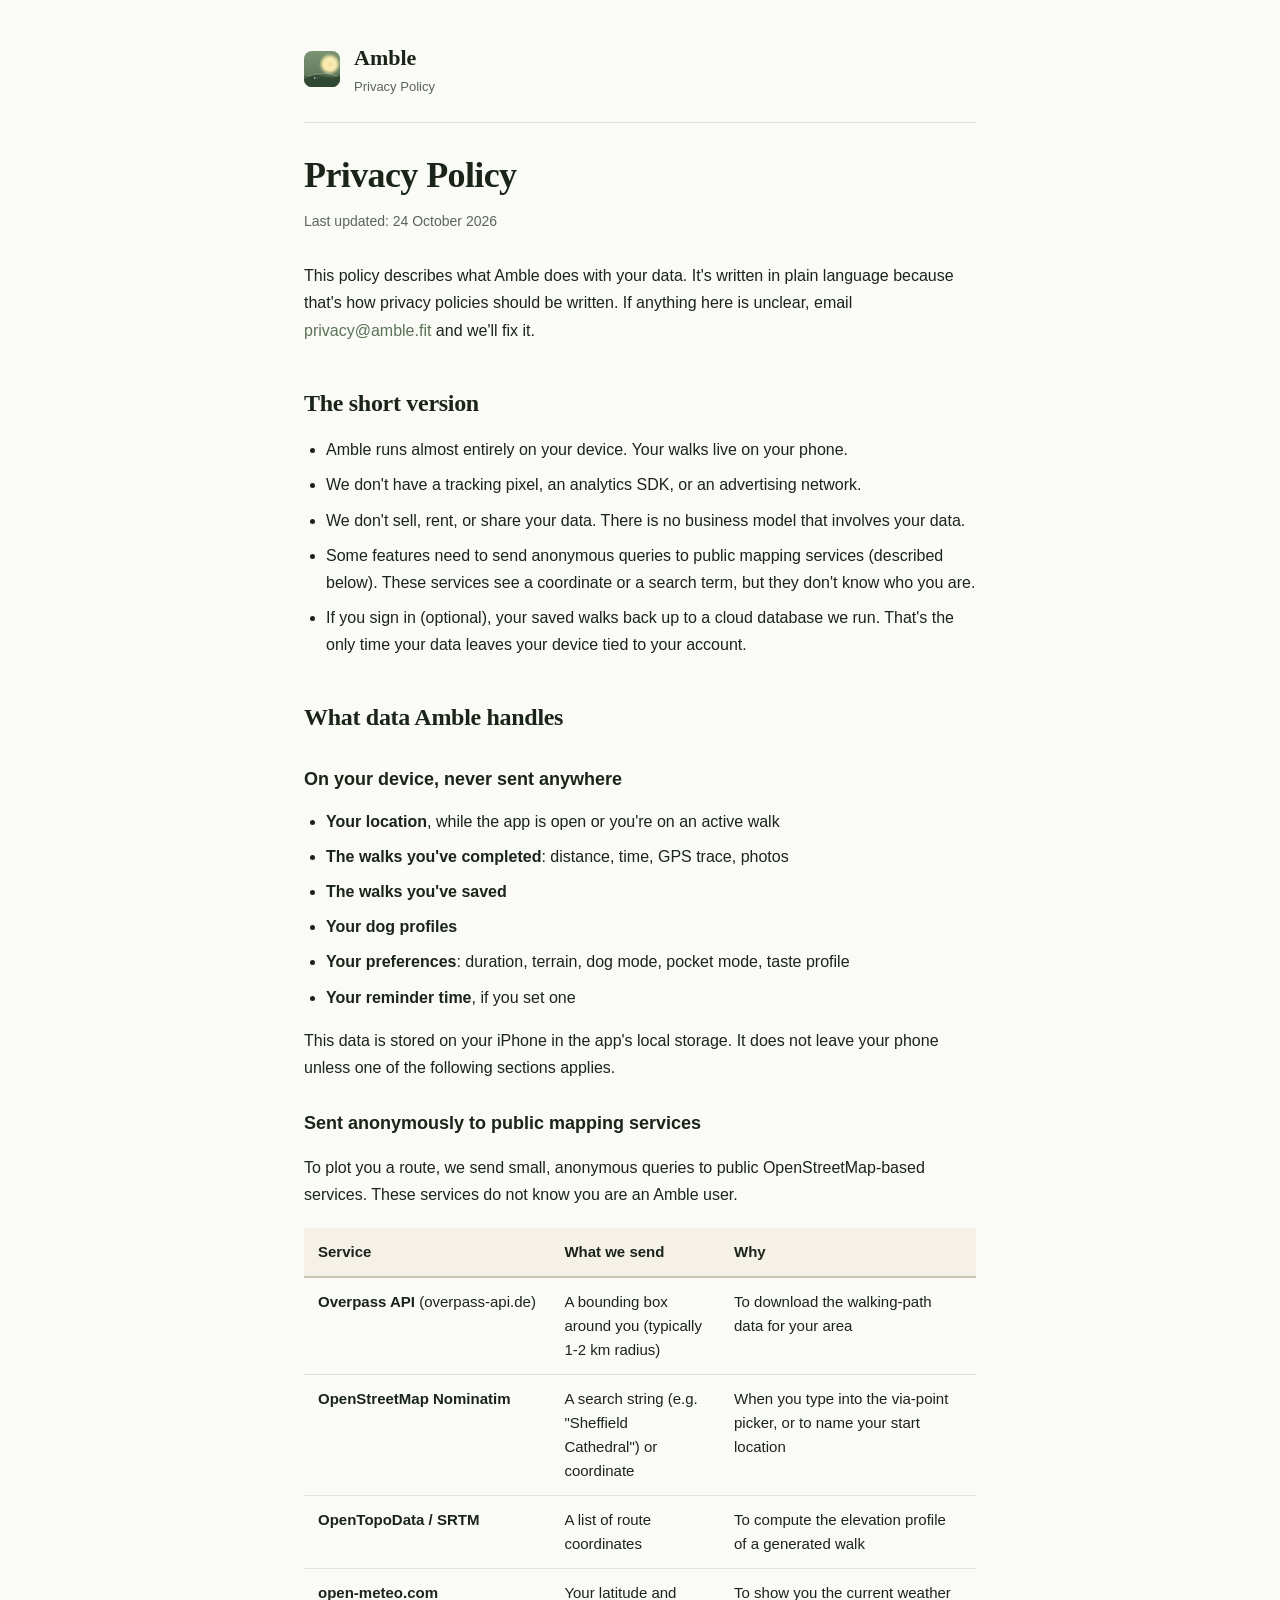
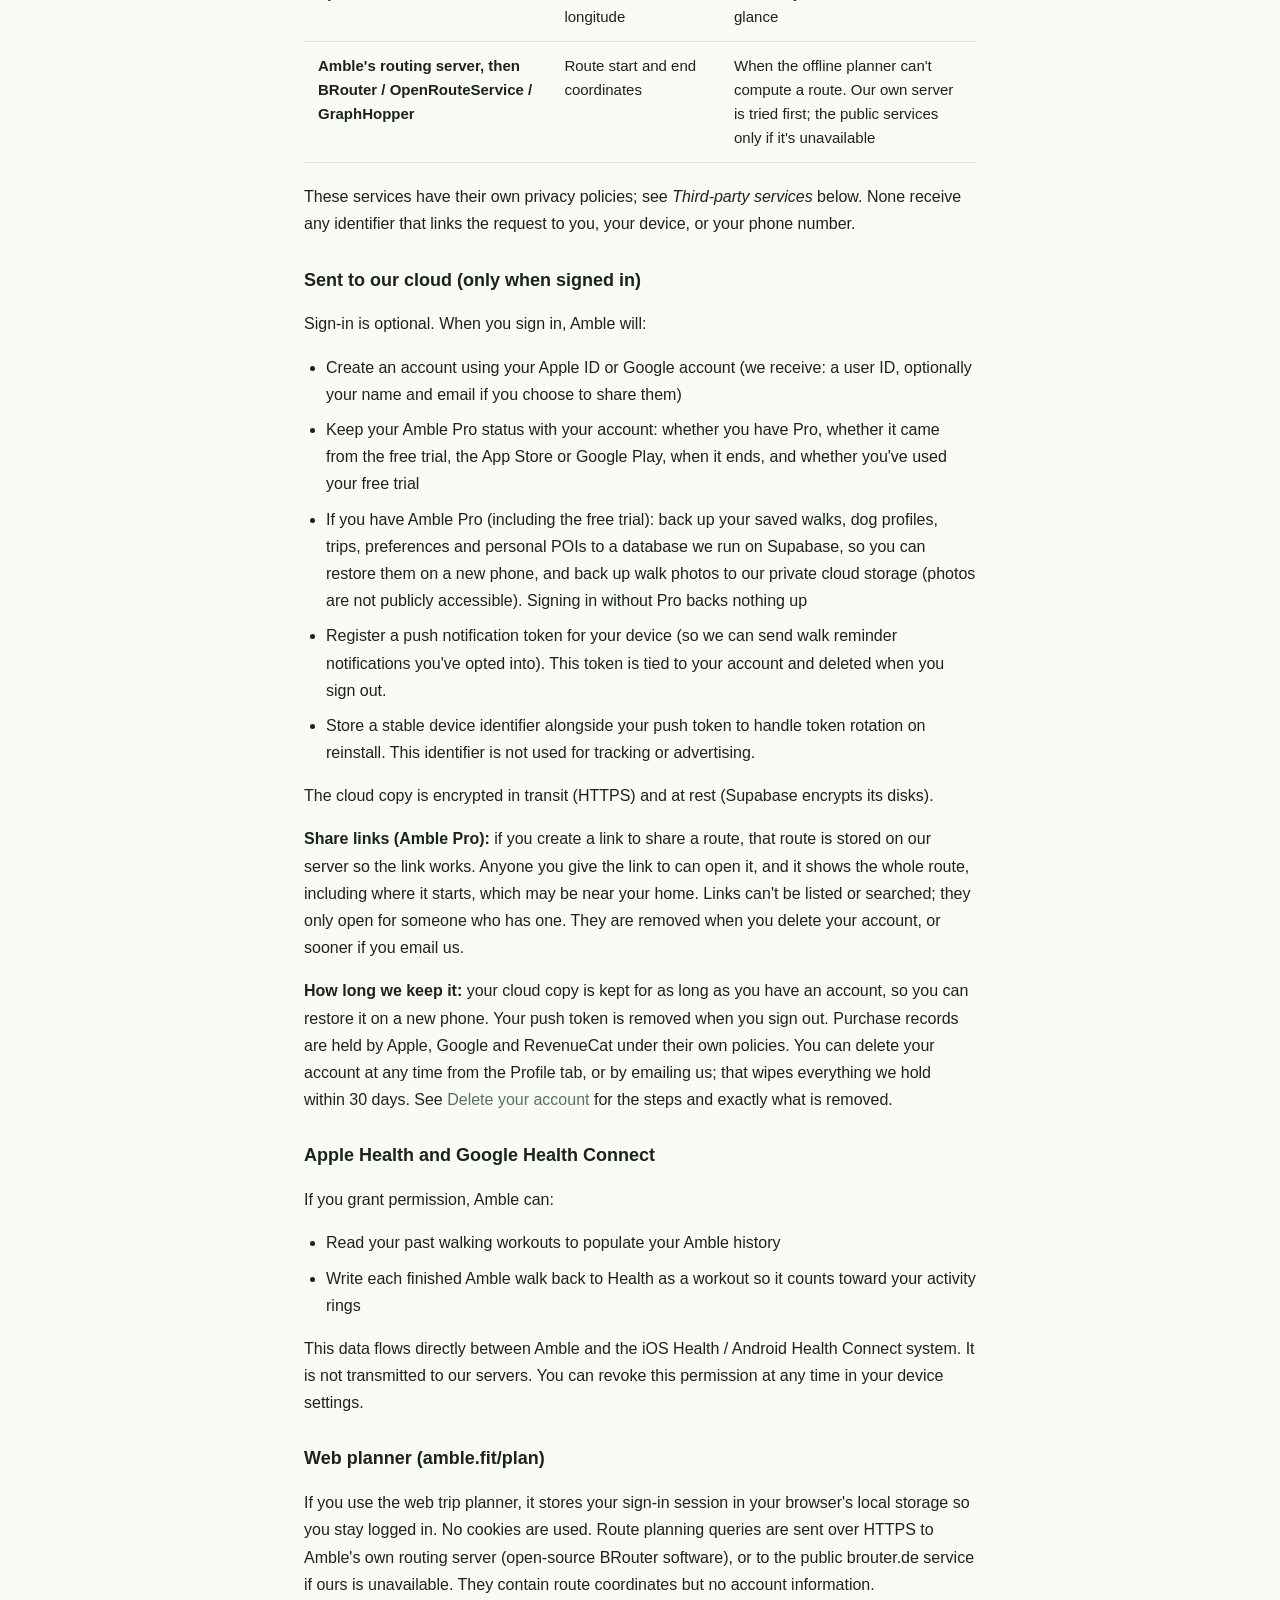
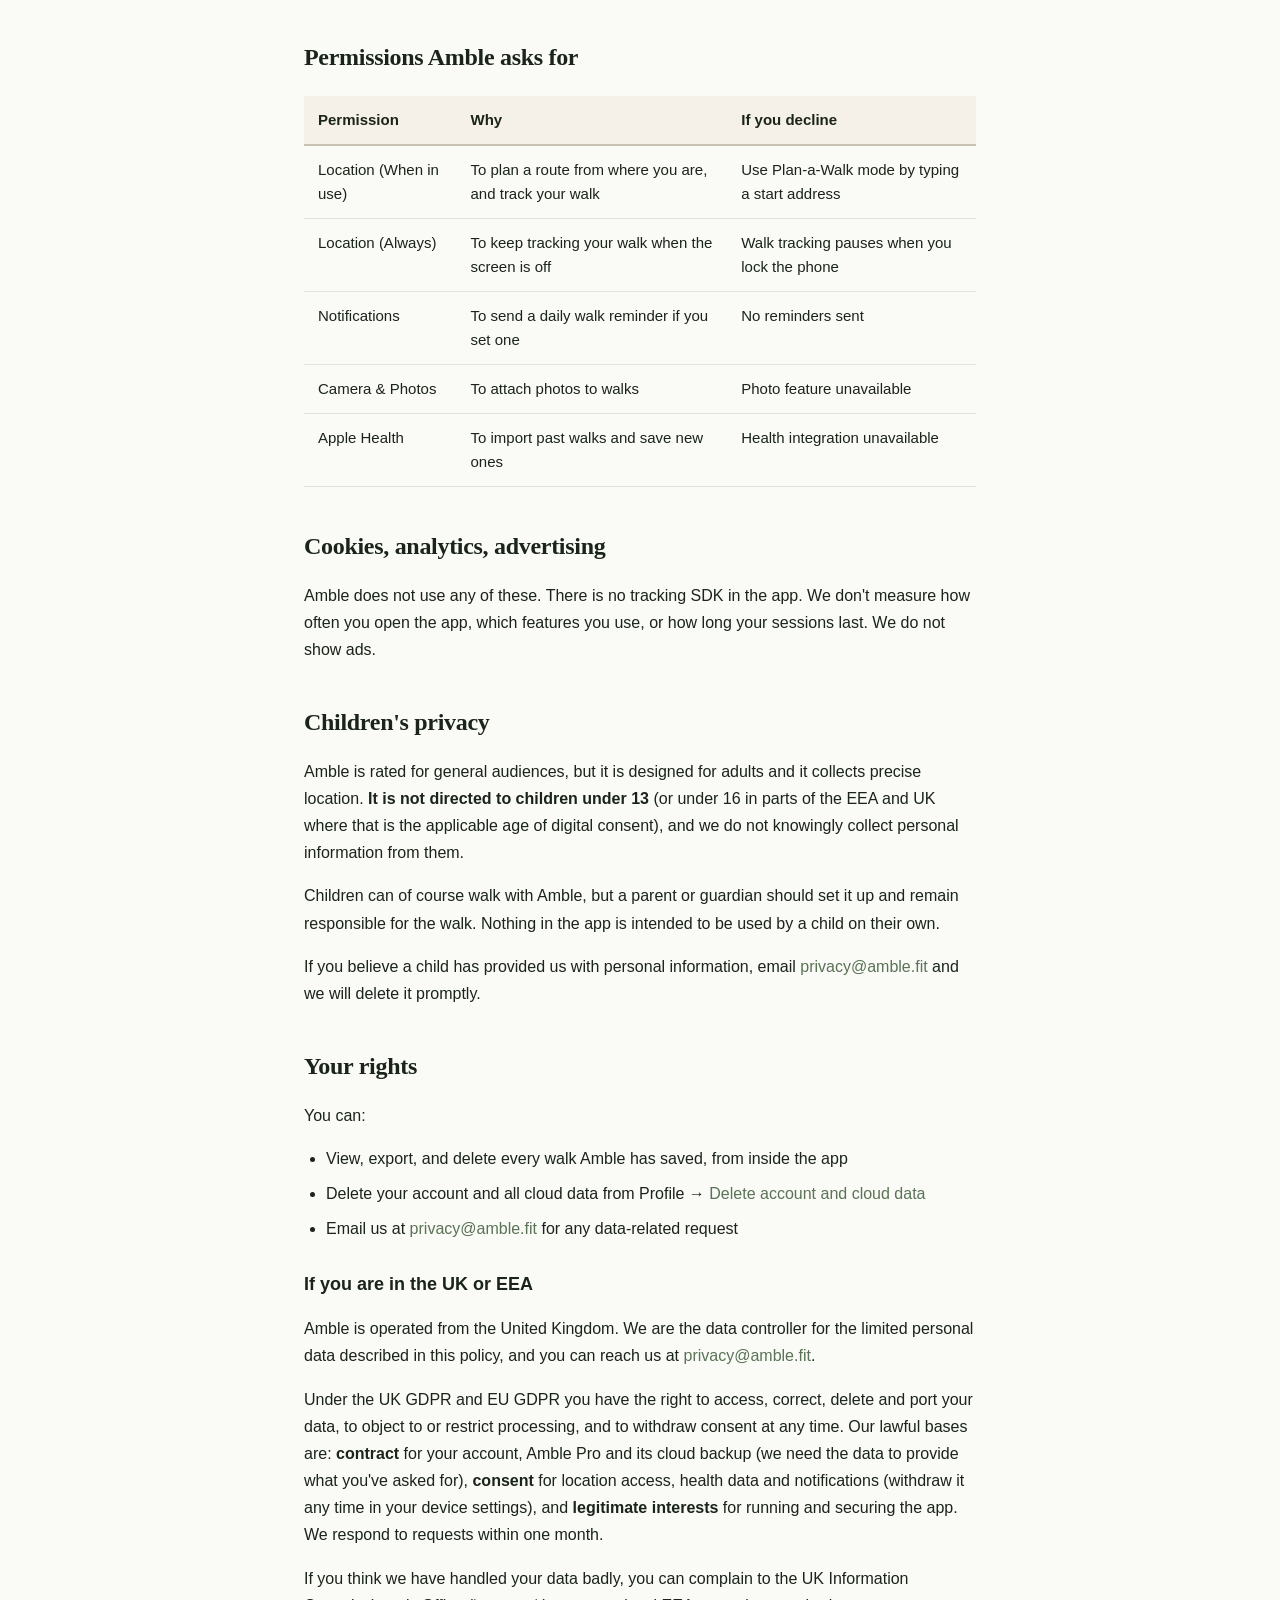
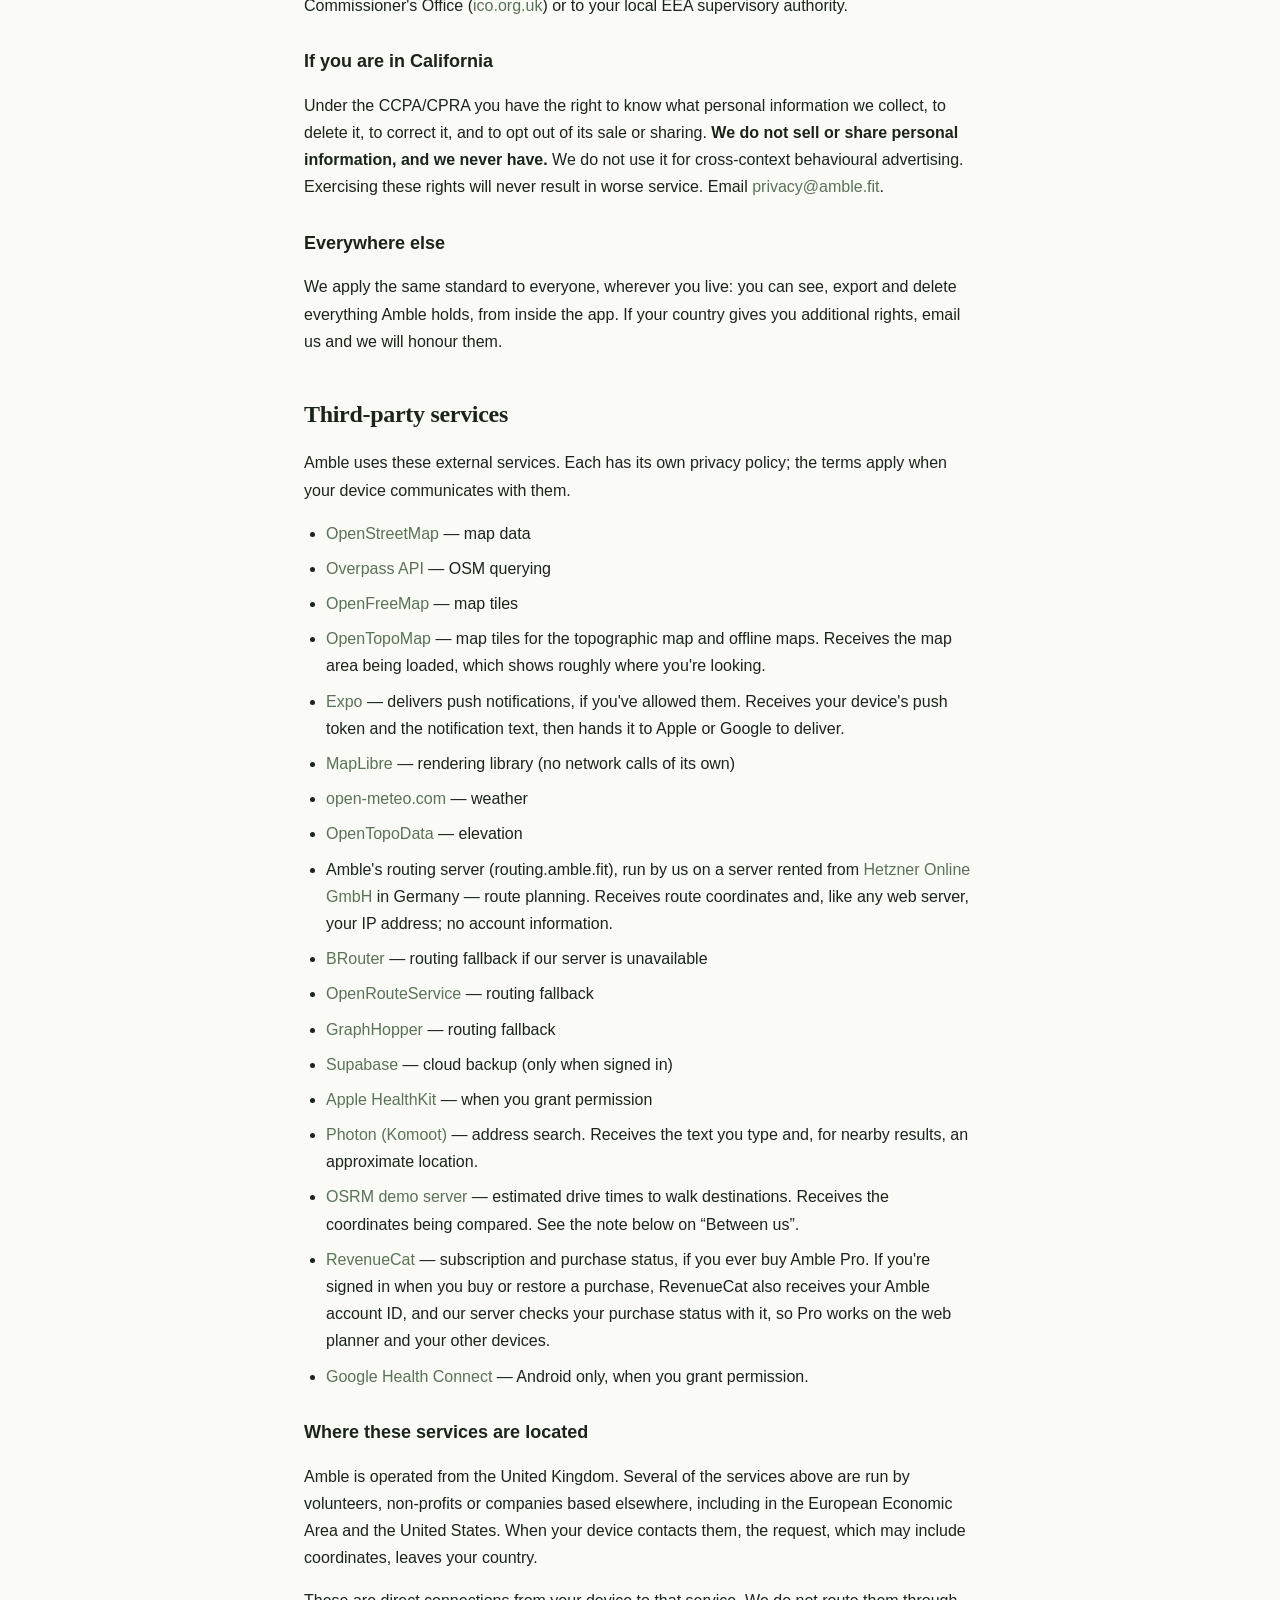
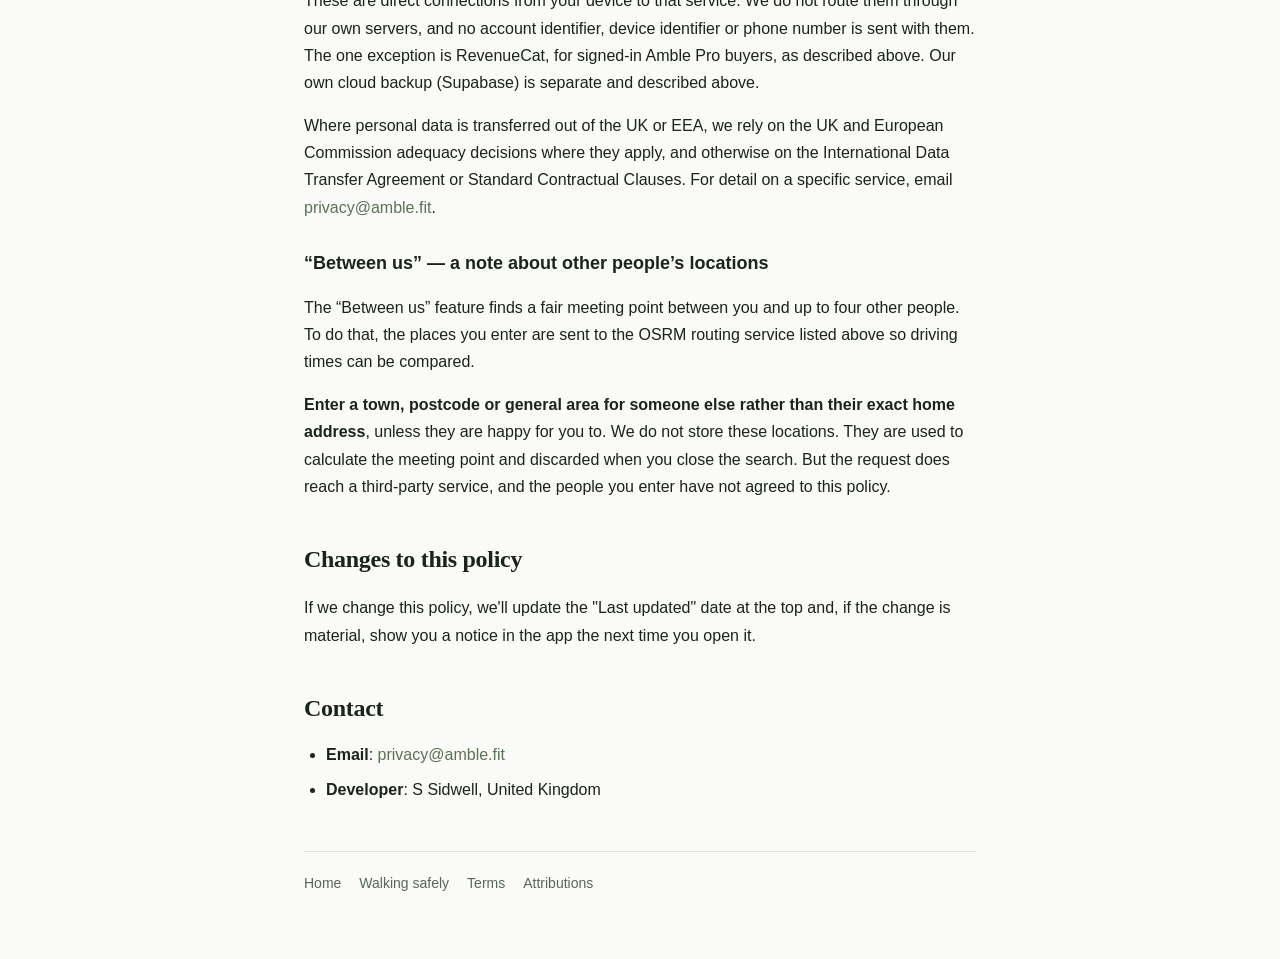
<file: legal/privacy.html>
<!DOCTYPE html>
<html lang="en">
<head>
  <meta charset="UTF-8">
  <meta name="viewport" content="width=device-width, initial-scale=1.0">
  <title>Privacy Policy — Amble</title>
  <meta name="description" content="Amble's privacy policy. We collect almost nothing — no analytics, no tracking, no advertising. Walks live on your device.">
  <meta name="theme-color" content="#5a7256">
  <link rel="canonical" href="https://amble.fit/legal/privacy.html">
  <link rel="icon" type="image/svg+xml" href="../favicon.svg">
  <link rel="stylesheet" href="../style.css">
</head>
<body class="page-doc">
  <div class="doc-container">
    <header class="doc-header">
      <a href="/" class="brand-link" aria-label="Amble home">
        <span class="brand-mark" aria-hidden="true">
          <svg viewBox="0 0 32 32" width="36" height="36">
            <defs>
              <linearGradient id="bmsky-privacy" x1="0" y1="0" x2="0" y2="1">
                <stop offset="0%" stop-color="#7a9472"/>
                <stop offset="100%" stop-color="#5a7256"/>
              </linearGradient>
              <radialGradient id="bmsun-privacy" cx="0.5" cy="0.5" r="0.5">
                <stop offset="0%" stop-color="#fff5d0"/>
                <stop offset="60%" stop-color="#f5e6a8"/>
                <stop offset="100%" stop-color="#f5e6a8" stop-opacity="0"/>
              </radialGradient>
              <clipPath id="bmclip-privacy"><rect width="32" height="32" rx="7"/></clipPath>
            </defs>
            <g clip-path="url(#bmclip-privacy)">
              <rect width="32" height="32" fill="url(#bmsky-privacy)"/>
              <circle cx="22.9" cy="11.7" r="9.6" fill="url(#bmsun-privacy)"/>
              <circle cx="22.9" cy="11.7" r="2.9" fill="#f5e6a8"/>
              <path d="M 0 22.4 Q 10.7 17.1, 20.3 20.3 Q 26.7 22.4, 32 20.3 L 32 32 L 0 32 Z" fill="#3f5b40" opacity="0.6"/>
              <path d="M 0 25.1 Q 8 20.3, 17.1 22.4 Q 25.6 24.5, 32 22.4 L 32 32 L 0 32 Z" fill="#2d4530" opacity="0.85"/>
              <path d="M 3.2 21.9 Q 16 17.6, 28.8 21.9" fill="none" stroke="#f5f1e8" stroke-width="0.5" stroke-linecap="round" opacity="0.6"/>
              <circle cx="9.6" cy="24" r="0.7" fill="#f5f1e8"/>
              <circle cx="11.7" cy="23.6" r="0.4" fill="#f5f1e8" opacity="0.5"/>
              <circle cx="13.9" cy="23.3" r="0.4" fill="#f5f1e8" opacity="0.4"/>
              <circle cx="16" cy="22.9" r="0.4" fill="#f5f1e8" opacity="0.3"/>
            </g>
          </svg>
        </span>
      </a>
      <div>
        <div class="name">Amble</div>
        <div class="subname">Privacy Policy</div>
      </div>
    </header>

    <h1>Privacy Policy</h1>
    <p class="meta">Last updated: 24 October 2026</p>

    <p>This policy describes what Amble does with your data. It's written in plain language because that's how privacy policies should be written. If anything here is unclear, email <a href="mailto:privacy@amble.fit">privacy@amble.fit</a> and we'll fix it.</p>

    <h2>The short version</h2>
    <ul>
      <li>Amble runs almost entirely on your device. Your walks live on your phone.</li>
      <li>We don't have a tracking pixel, an analytics SDK, or an advertising network.</li>
      <li>We don't sell, rent, or share your data. There is no business model that involves your data.</li>
      <li>Some features need to send anonymous queries to public mapping services (described below). These services see a coordinate or a search term, but they don't know who you are.</li>
      <li>If you sign in (optional), your saved walks back up to a cloud database we run. That's the only time your data leaves your device tied to your account.</li>
    </ul>

    <h2>What data Amble handles</h2>

    <h3>On your device, never sent anywhere</h3>
    <ul>
      <li><strong>Your location</strong>, while the app is open or you're on an active walk</li>
      <li><strong>The walks you've completed</strong>: distance, time, GPS trace, photos</li>
      <li><strong>The walks you've saved</strong></li>
      <li><strong>Your dog profiles</strong></li>
      <li><strong>Your preferences</strong>: duration, terrain, dog mode, pocket mode, taste profile</li>
      <li><strong>Your reminder time</strong>, if you set one</li>
    </ul>
    <p>This data is stored on your iPhone in the app's local storage. It does not leave your phone unless one of the following sections applies.</p>

    <h3>Sent anonymously to public mapping services</h3>
    <p>To plot you a route, we send small, anonymous queries to public OpenStreetMap-based services. These services do not know you are an Amble user.</p>

    <table>
      <thead>
        <tr><th>Service</th><th>What we send</th><th>Why</th></tr>
      </thead>
      <tbody>
        <tr>
          <td><strong>Overpass API</strong> (overpass-api.de)</td>
          <td>A bounding box around you (typically 1-2 km radius)</td>
          <td>To download the walking-path data for your area</td>
        </tr>
        <tr>
          <td><strong>OpenStreetMap Nominatim</strong></td>
          <td>A search string (e.g. "Sheffield Cathedral") or coordinate</td>
          <td>When you type into the via-point picker, or to name your start location</td>
        </tr>
        <tr>
          <td><strong>OpenTopoData / SRTM</strong></td>
          <td>A list of route coordinates</td>
          <td>To compute the elevation profile of a generated walk</td>
        </tr>
        <tr>
          <td><strong>open-meteo.com</strong></td>
          <td>Your latitude and longitude</td>
          <td>To show you the current weather glance</td>
        </tr>
        <tr>
          <td><strong>Amble's routing server, then BRouter / OpenRouteService / GraphHopper</strong></td>
          <td>Route start and end coordinates</td>
          <td>When the offline planner can't compute a route. Our own server is tried first; the public services only if it's unavailable</td>
        </tr>
      </tbody>
    </table>
    <p>These services have their own privacy policies; see <em>Third-party services</em> below. None receive any identifier that links the request to you, your device, or your phone number.</p>

    <h3>Sent to our cloud (only when signed in)</h3>
    <p>Sign-in is optional. When you sign in, Amble will:</p>
    <ul>
      <li>Create an account using your Apple ID or Google account (we receive: a user ID, optionally your name and email if you choose to share them)</li>
      <li>Keep your Amble Pro status with your account: whether you have Pro, whether it came from the free trial, the App Store or Google Play, when it ends, and whether you've used your free trial</li>
      <li>If you have Amble Pro (including the free trial): back up your saved walks, dog profiles, trips, preferences and personal POIs to a database we run on Supabase, so you can restore them on a new phone, and back up walk photos to our private cloud storage (photos are not publicly accessible). Signing in without Pro backs nothing up</li>
      <li>Register a push notification token for your device (so we can send walk reminder notifications you've opted into). This token is tied to your account and deleted when you sign out.</li>
      <li>Store a stable device identifier alongside your push token to handle token rotation on reinstall. This identifier is not used for tracking or advertising.</li>
    </ul>
    <p>The cloud copy is encrypted in transit (HTTPS) and at rest (Supabase encrypts its disks).</p>
    <p><strong>Share links (Amble Pro):</strong> if you create a link to share a route, that route is stored on our server so the link works. Anyone you give the link to can open it, and it shows the whole route, including where it starts, which may be near your home. Links can't be listed or searched; they only open for someone who has one. They are removed when you delete your account, or sooner if you email us.</p>
    <p><strong>How long we keep it:</strong> your cloud copy is kept for as long as you have an account, so you can restore it on a new phone. Your push token is removed when you sign out. Purchase records are held by Apple, Google and RevenueCat under their own policies. You can delete your account at any time from the Profile tab, or by emailing us; that wipes everything we hold within 30 days. See <a href="delete-account.html">Delete your account</a> for the steps and exactly what is removed.</p>

    <h3>Apple Health and Google Health Connect</h3>
    <p>If you grant permission, Amble can:</p>
    <ul>
      <li>Read your past walking workouts to populate your Amble history</li>
      <li>Write each finished Amble walk back to Health as a workout so it counts toward your activity rings</li>
    </ul>
    <p>This data flows directly between Amble and the iOS Health / Android Health Connect system. It is not transmitted to our servers. You can revoke this permission at any time in your device settings.</p>

    <h3>Web planner (amble.fit/plan)</h3>
    <p>If you use the web trip planner, it stores your sign-in session in your browser's local storage so you stay logged in. No cookies are used. Route planning queries are sent over HTTPS to Amble's own routing server (open-source BRouter software), or to the public brouter.de service if ours is unavailable. They contain route coordinates but no account information.</p>

    <h2>Permissions Amble asks for</h2>
    <table>
      <thead><tr><th>Permission</th><th>Why</th><th>If you decline</th></tr></thead>
      <tbody>
        <tr><td>Location (When in use)</td><td>To plan a route from where you are, and track your walk</td><td>Use Plan-a-Walk mode by typing a start address</td></tr>
        <tr><td>Location (Always)</td><td>To keep tracking your walk when the screen is off</td><td>Walk tracking pauses when you lock the phone</td></tr>
        <tr><td>Notifications</td><td>To send a daily walk reminder if you set one</td><td>No reminders sent</td></tr>
        <tr><td>Camera &amp; Photos</td><td>To attach photos to walks</td><td>Photo feature unavailable</td></tr>
        <tr><td>Apple Health</td><td>To import past walks and save new ones</td><td>Health integration unavailable</td></tr>
      </tbody>
    </table>

    <h2>Cookies, analytics, advertising</h2>
    <p>Amble does not use any of these. There is no tracking SDK in the app. We don't measure how often you open the app, which features you use, or how long your sessions last. We do not show ads.</p>

    <h2>Children's privacy</h2>
    <p>Amble is rated for general audiences, but it is designed for adults and it collects precise location. <strong>It is not directed to children under 13</strong> (or under 16 in parts of the EEA and UK where that is the applicable age of digital consent), and we do not knowingly collect personal information from them.</p>
    <p>Children can of course walk with Amble, but a parent or guardian should set it up and remain responsible for the walk. Nothing in the app is intended to be used by a child on their own.</p>
    <p>If you believe a child has provided us with personal information, email <a href="mailto:privacy@amble.fit">privacy@amble.fit</a> and we will delete it promptly.</p>

    <h2>Your rights</h2>
    <p>You can:</p>
    <ul>
      <li>View, export, and delete every walk Amble has saved, from inside the app</li>
      <li>Delete your account and all cloud data from Profile &rarr; <a href="delete-account.html">Delete account and cloud data</a></li>
      <li>Email us at <a href="mailto:privacy@amble.fit">privacy@amble.fit</a> for any data-related request</li>
    </ul>
    <h3>If you are in the UK or EEA</h3>
    <p>Amble is operated from the United Kingdom. We are the data controller for the limited personal data described in this policy, and you can reach us at <a href="mailto:privacy@amble.fit">privacy@amble.fit</a>.</p>
    <p>Under the UK GDPR and EU GDPR you have the right to access, correct, delete and port your data, to object to or restrict processing, and to withdraw consent at any time. Our lawful bases are: <strong>contract</strong> for your account, Amble Pro and its cloud backup (we need the data to provide what you've asked for), <strong>consent</strong> for location access, health data and notifications (withdraw it any time in your device settings), and <strong>legitimate interests</strong> for running and securing the app. We respond to requests within one month.</p>
    <p>If you think we have handled your data badly, you can complain to the UK Information Commissioner's Office (<a href="https://ico.org.uk/">ico.org.uk</a>) or to your local EEA supervisory authority.</p>

    <h3>If you are in California</h3>
    <p>Under the CCPA/CPRA you have the right to know what personal information we collect, to delete it, to correct it, and to opt out of its sale or sharing. <strong>We do not sell or share personal information, and we never have.</strong> We do not use it for cross-context behavioural advertising. Exercising these rights will never result in worse service. Email <a href="mailto:privacy@amble.fit">privacy@amble.fit</a>.</p>

    <h3>Everywhere else</h3>
    <p>We apply the same standard to everyone, wherever you live: you can see, export and delete everything Amble holds, from inside the app. If your country gives you additional rights, email us and we will honour them.</p>

    <h2>Third-party services</h2>
    <p>Amble uses these external services. Each has its own privacy policy; the terms apply when your device communicates with them.</p>
    <ul>
      <li><a href="https://wiki.osmfoundation.org/wiki/Privacy_Policy">OpenStreetMap</a> — map data</li>
      <li><a href="https://overpass-api.de">Overpass API</a> — OSM querying</li>
      <li><a href="https://openfreemap.org">OpenFreeMap</a> — map tiles</li>
      <li><a href="https://opentopomap.org/about">OpenTopoMap</a> — map tiles for the topographic map and offline maps. Receives the map area being loaded, which shows roughly where you're looking.</li>
      <li><a href="https://expo.dev/privacy">Expo</a> — delivers push notifications, if you've allowed them. Receives your device's push token and the notification text, then hands it to Apple or Google to deliver.</li>
      <li><a href="https://maplibre.org">MapLibre</a> — rendering library (no network calls of its own)</li>
      <li><a href="https://open-meteo.com/en/terms">open-meteo.com</a> — weather</li>
      <li><a href="https://www.opentopodata.org/">OpenTopoData</a> — elevation</li>
      <li>Amble's routing server (routing.amble.fit), run by us on a server rented from <a href="https://www.hetzner.com/legal/privacy-policy/">Hetzner Online GmbH</a> in Germany — route planning. Receives route coordinates and, like any web server, your IP address; no account information.</li>
      <li><a href="https://brouter.de">BRouter</a> — routing fallback if our server is unavailable</li>
      <li><a href="https://openrouteservice.org/services/">OpenRouteService</a> — routing fallback</li>
      <li><a href="https://www.graphhopper.com/privacy/">GraphHopper</a> — routing fallback</li>
      <li><a href="https://supabase.com/privacy">Supabase</a> — cloud backup (only when signed in)</li>
      <li><a href="https://www.apple.com/legal/privacy/data/en/health-app/">Apple HealthKit</a> — when you grant permission</li>
      <li><a href="https://www.komoot.com/privacy">Photon (Komoot)</a> — address search. Receives the text you type and, for nearby results, an approximate location.</li>
      <li><a href="https://github.com/Project-OSRM/osrm-backend">OSRM demo server</a> — estimated drive times to walk destinations. Receives the coordinates being compared. See the note below on “Between us”.</li>
      <li><a href="https://www.revenuecat.com/privacy">RevenueCat</a> — subscription and purchase status, if you ever buy Amble Pro. If you're signed in when you buy or restore a purchase, RevenueCat also receives your Amble account ID, and our server checks your purchase status with it, so Pro works on the web planner and your other devices.</li>
      <li><a href="https://policies.google.com/privacy">Google Health Connect</a> — Android only, when you grant permission.</li>
    </ul>

    <h3>Where these services are located</h3>
    <p>Amble is operated from the United Kingdom. Several of the services above are run by volunteers, non-profits or companies based elsewhere, including in the European Economic Area and the United States. When your device contacts them, the request, which may include coordinates, leaves your country.</p>
    <p>These are direct connections from your device to that service. We do not route them through our own servers, and no account identifier, device identifier or phone number is sent with them. The one exception is RevenueCat, for signed-in Amble Pro buyers, as described above. Our own cloud backup (Supabase) is separate and described above.</p>
    <p>Where personal data is transferred out of the UK or EEA, we rely on the UK and European Commission adequacy decisions where they apply, and otherwise on the International Data Transfer Agreement or Standard Contractual Clauses. For detail on a specific service, email <a href="mailto:privacy@amble.fit">privacy@amble.fit</a>.</p>

    <h3>“Between us” — a note about other people’s locations</h3>
    <p>The “Between us” feature finds a fair meeting point between you and up to four other people. To do that, the places you enter are sent to the OSRM routing service listed above so driving times can be compared.</p>
    <p><strong>Enter a town, postcode or general area for someone else rather than their exact home address</strong>, unless they are happy for you to. We do not store these locations. They are used to calculate the meeting point and discarded when you close the search. But the request does reach a third-party service, and the people you enter have not agreed to this policy.</p>

    <h2>Changes to this policy</h2>
    <p>If we change this policy, we'll update the "Last updated" date at the top and, if the change is material, show you a notice in the app the next time you open it.</p>

    <h2>Contact</h2>
    <ul>
      <li><strong>Email</strong>: <a href="mailto:privacy@amble.fit">privacy@amble.fit</a></li>
      <li><strong>Developer</strong>: S Sidwell, United Kingdom</li>
    </ul>

    <nav class="doc-footer">
      <a href="/">Home</a>
      <a href="walking-safely.html">Walking safely</a>
      <a href="terms.html">Terms</a>
      <a href="attributions.html">Attributions</a>
    </nav>
  </div>
</body>
</html>
</file>
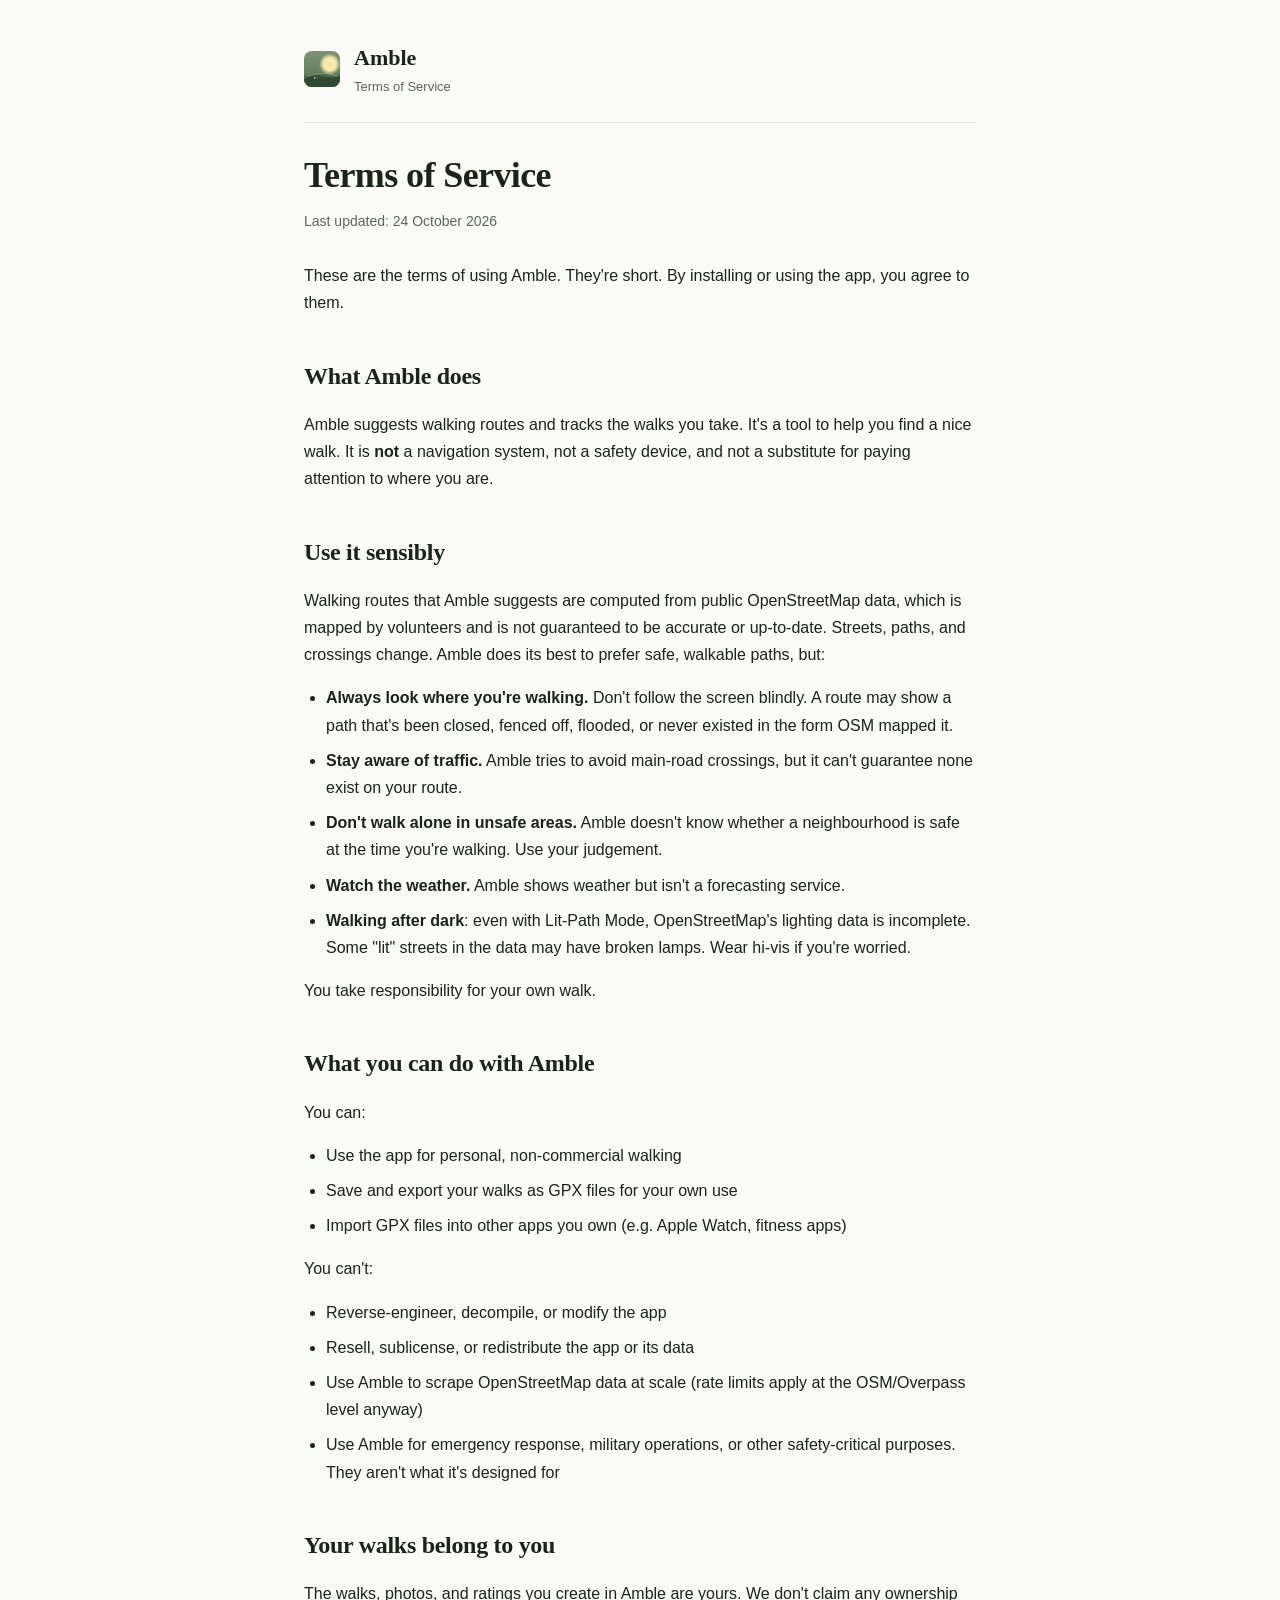
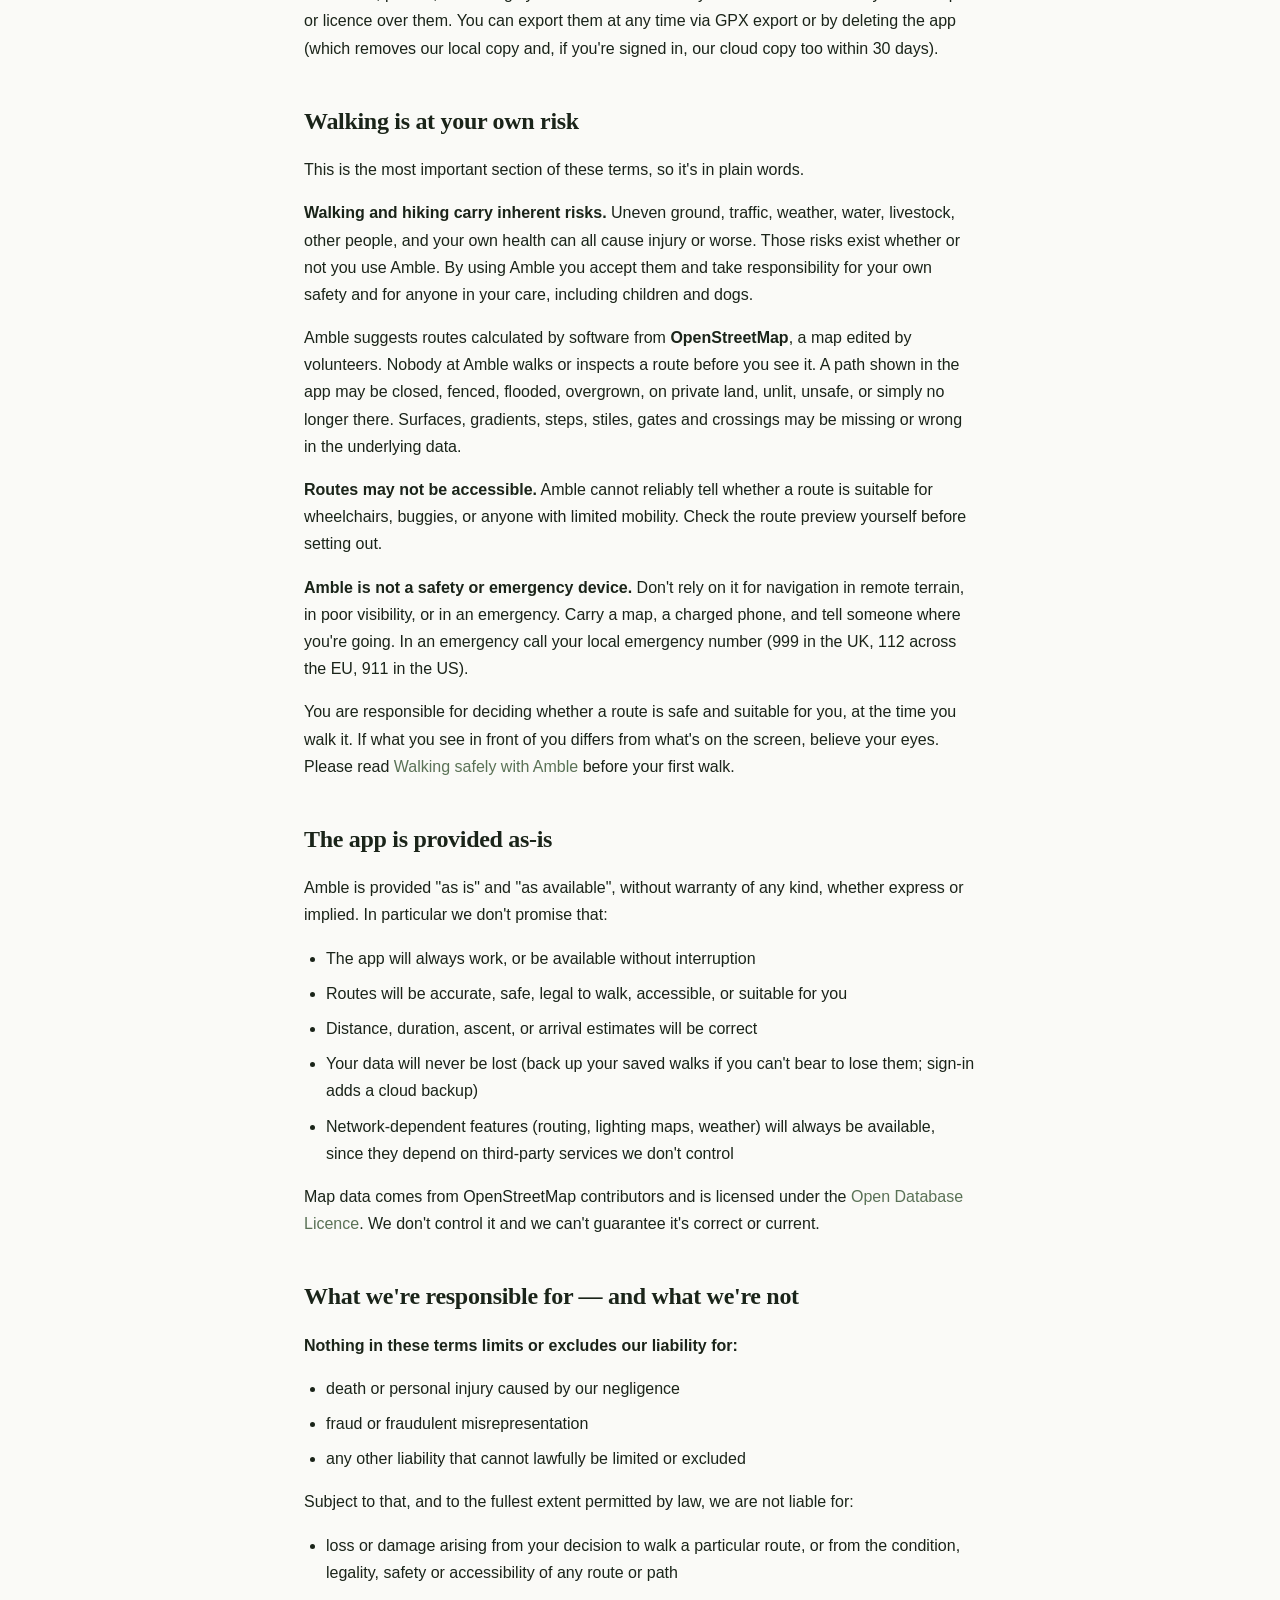
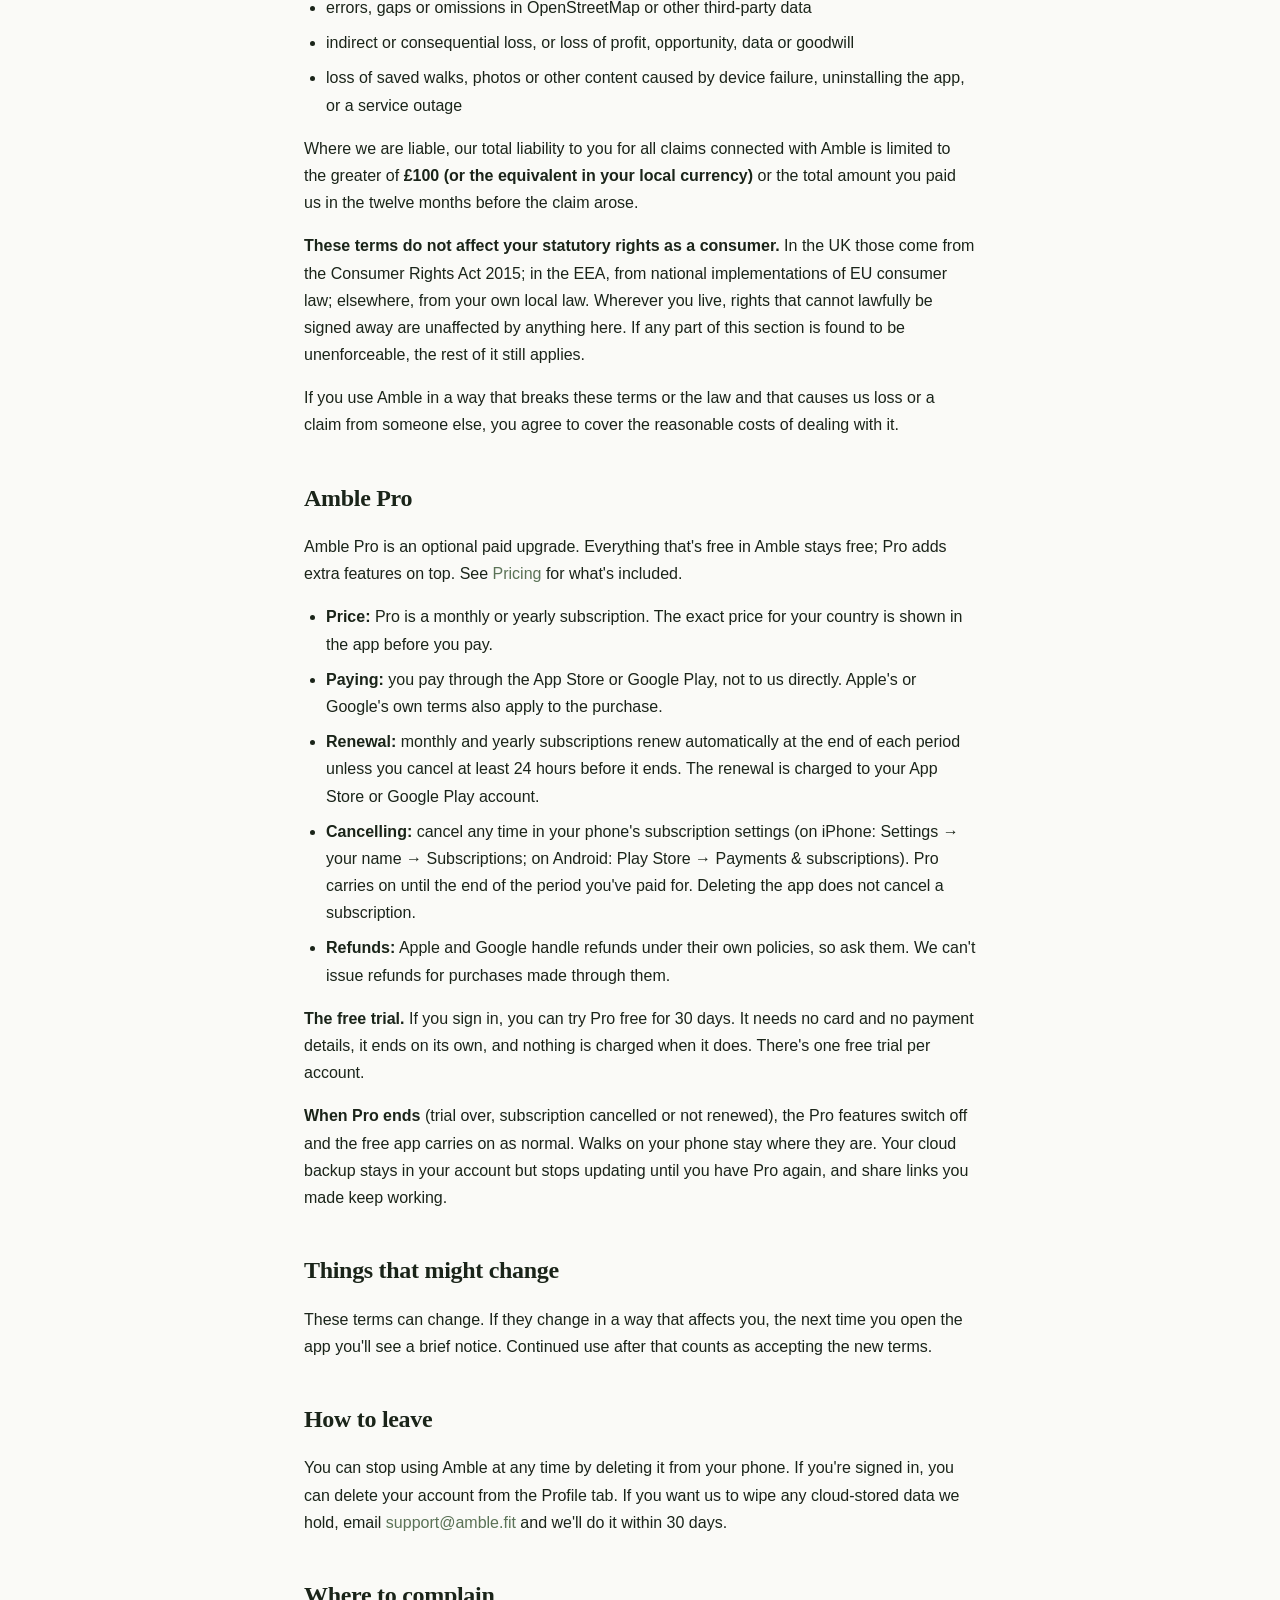
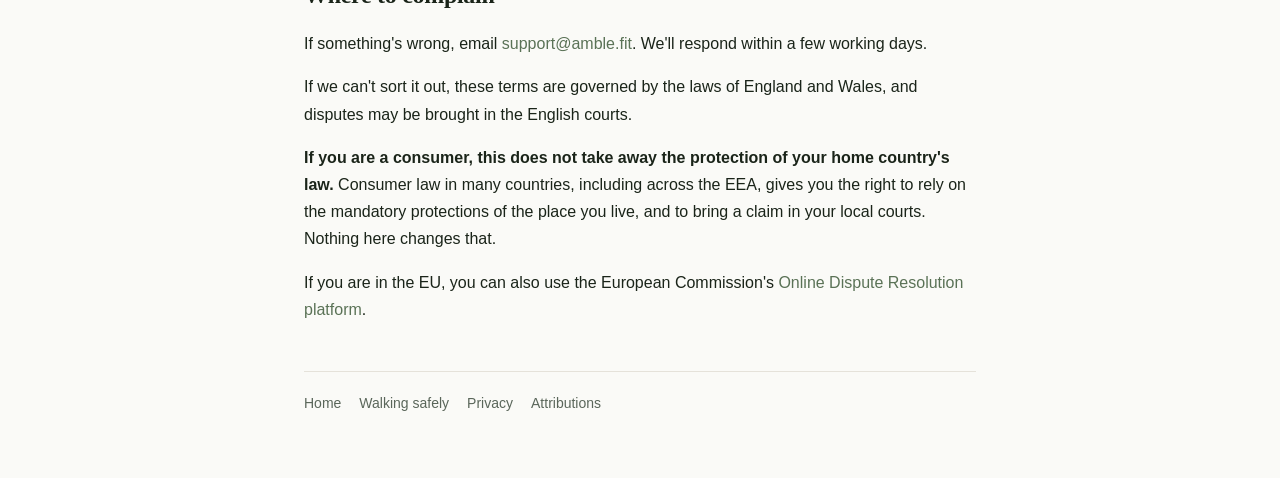
<file: legal/terms.html>
<!DOCTYPE html>
<html lang="en">
<head>
  <meta charset="UTF-8">
  <meta name="viewport" content="width=device-width, initial-scale=1.0">
  <title>Terms of Service — Amble</title>
  <meta name="description" content="Amble's terms of service. Short, plain language. The rules of using the app.">
  <meta name="theme-color" content="#5a7256">
  <link rel="canonical" href="https://amble.fit/legal/terms.html">
  <link rel="icon" type="image/svg+xml" href="../favicon.svg">
  <link rel="stylesheet" href="../style.css">
</head>
<body class="page-doc">
  <div class="doc-container">
    <header class="doc-header">
      <a href="/" class="brand-link" aria-label="Amble home">
        <span class="brand-mark" aria-hidden="true">
          <svg viewBox="0 0 32 32" width="36" height="36">
            <defs>
              <linearGradient id="bmsky-terms" x1="0" y1="0" x2="0" y2="1">
                <stop offset="0%" stop-color="#7a9472"/>
                <stop offset="100%" stop-color="#5a7256"/>
              </linearGradient>
              <radialGradient id="bmsun-terms" cx="0.5" cy="0.5" r="0.5">
                <stop offset="0%" stop-color="#fff5d0"/>
                <stop offset="60%" stop-color="#f5e6a8"/>
                <stop offset="100%" stop-color="#f5e6a8" stop-opacity="0"/>
              </radialGradient>
              <clipPath id="bmclip-terms"><rect width="32" height="32" rx="7"/></clipPath>
            </defs>
            <g clip-path="url(#bmclip-terms)">
              <rect width="32" height="32" fill="url(#bmsky-terms)"/>
              <circle cx="22.9" cy="11.7" r="9.6" fill="url(#bmsun-terms)"/>
              <circle cx="22.9" cy="11.7" r="2.9" fill="#f5e6a8"/>
              <path d="M 0 22.4 Q 10.7 17.1, 20.3 20.3 Q 26.7 22.4, 32 20.3 L 32 32 L 0 32 Z" fill="#3f5b40" opacity="0.6"/>
              <path d="M 0 25.1 Q 8 20.3, 17.1 22.4 Q 25.6 24.5, 32 22.4 L 32 32 L 0 32 Z" fill="#2d4530" opacity="0.85"/>
              <path d="M 3.2 21.9 Q 16 17.6, 28.8 21.9" fill="none" stroke="#f5f1e8" stroke-width="0.5" stroke-linecap="round" opacity="0.6"/>
              <circle cx="9.6" cy="24" r="0.7" fill="#f5f1e8"/>
              <circle cx="11.7" cy="23.6" r="0.4" fill="#f5f1e8" opacity="0.5"/>
              <circle cx="13.9" cy="23.3" r="0.4" fill="#f5f1e8" opacity="0.4"/>
              <circle cx="16" cy="22.9" r="0.4" fill="#f5f1e8" opacity="0.3"/>
            </g>
          </svg>
        </span>
      </a>
      <div>
        <div class="name">Amble</div>
        <div class="subname">Terms of Service</div>
      </div>
    </header>

    <h1>Terms of Service</h1>
    <p class="meta">Last updated: 24 October 2026</p>

    <p>These are the terms of using Amble. They're short. By installing or using the app, you agree to them.</p>

    <h2>What Amble does</h2>
    <p>Amble suggests walking routes and tracks the walks you take. It's a tool to help you find a nice walk. It is <strong>not</strong> a navigation system, not a safety device, and not a substitute for paying attention to where you are.</p>

    <h2>Use it sensibly</h2>
    <p>Walking routes that Amble suggests are computed from public OpenStreetMap data, which is mapped by volunteers and is not guaranteed to be accurate or up-to-date. Streets, paths, and crossings change. Amble does its best to prefer safe, walkable paths, but:</p>
    <ul>
      <li><strong>Always look where you're walking.</strong> Don't follow the screen blindly. A route may show a path that's been closed, fenced off, flooded, or never existed in the form OSM mapped it.</li>
      <li><strong>Stay aware of traffic.</strong> Amble tries to avoid main-road crossings, but it can't guarantee none exist on your route.</li>
      <li><strong>Don't walk alone in unsafe areas.</strong> Amble doesn't know whether a neighbourhood is safe at the time you're walking. Use your judgement.</li>
      <li><strong>Watch the weather.</strong> Amble shows weather but isn't a forecasting service.</li>
      <li><strong>Walking after dark</strong>: even with Lit-Path Mode, OpenStreetMap's lighting data is incomplete. Some "lit" streets in the data may have broken lamps. Wear hi-vis if you're worried.</li>
    </ul>
    <p>You take responsibility for your own walk.</p>

    <h2>What you can do with Amble</h2>
    <p>You can:</p>
    <ul>
      <li>Use the app for personal, non-commercial walking</li>
      <li>Save and export your walks as GPX files for your own use</li>
      <li>Import GPX files into other apps you own (e.g. Apple Watch, fitness apps)</li>
    </ul>
    <p>You can't:</p>
    <ul>
      <li>Reverse-engineer, decompile, or modify the app</li>
      <li>Resell, sublicense, or redistribute the app or its data</li>
      <li>Use Amble to scrape OpenStreetMap data at scale (rate limits apply at the OSM/Overpass level anyway)</li>
      <li>Use Amble for emergency response, military operations, or other safety-critical purposes. They aren't what it's designed for</li>
    </ul>

    <h2>Your walks belong to you</h2>
    <p>The walks, photos, and ratings you create in Amble are yours. We don't claim any ownership or licence over them. You can export them at any time via GPX export or by deleting the app (which removes our local copy and, if you're signed in, our cloud copy too within 30 days).</p>

    <h2>Walking is at your own risk</h2>
    <p>This is the most important section of these terms, so it's in plain words.</p>
    <p><strong>Walking and hiking carry inherent risks.</strong> Uneven ground, traffic, weather, water, livestock, other people, and your own health can all cause injury or worse. Those risks exist whether or not you use Amble. By using Amble you accept them and take responsibility for your own safety and for anyone in your care, including children and dogs.</p>
    <p>Amble suggests routes calculated by software from <strong>OpenStreetMap</strong>, a map edited by volunteers. Nobody at Amble walks or inspects a route before you see it. A path shown in the app may be closed, fenced, flooded, overgrown, on private land, unlit, unsafe, or simply no longer there. Surfaces, gradients, steps, stiles, gates and crossings may be missing or wrong in the underlying data.</p>
    <p><strong>Routes may not be accessible.</strong> Amble cannot reliably tell whether a route is suitable for wheelchairs, buggies, or anyone with limited mobility. Check the route preview yourself before setting out.</p>
    <p><strong>Amble is not a safety or emergency device.</strong> Don't rely on it for navigation in remote terrain, in poor visibility, or in an emergency. Carry a map, a charged phone, and tell someone where you're going. In an emergency call your local emergency number (999 in the UK, 112 across the EU, 911 in the US).</p>
    <p>You are responsible for deciding whether a route is safe and suitable for you, at the time you walk it. If what you see in front of you differs from what's on the screen, believe your eyes. Please read <a href="walking-safely.html">Walking safely with Amble</a> before your first walk.</p>

    <h2>The app is provided as-is</h2>
    <p>Amble is provided "as is" and "as available", without warranty of any kind, whether express or implied. In particular we don't promise that:</p>
    <ul>
      <li>The app will always work, or be available without interruption</li>
      <li>Routes will be accurate, safe, legal to walk, accessible, or suitable for you</li>
      <li>Distance, duration, ascent, or arrival estimates will be correct</li>
      <li>Your data will never be lost (back up your saved walks if you can't bear to lose them; sign-in adds a cloud backup)</li>
      <li>Network-dependent features (routing, lighting maps, weather) will always be available, since they depend on third-party services we don't control</li>
    </ul>
    <p>Map data comes from OpenStreetMap contributors and is licensed under the <a href="https://www.openstreetmap.org/copyright">Open Database Licence</a>. We don't control it and we can't guarantee it's correct or current.</p>

    <h2>What we're responsible for — and what we're not</h2>
    <p><strong>Nothing in these terms limits or excludes our liability for:</strong></p>
    <ul>
      <li>death or personal injury caused by our negligence</li>
      <li>fraud or fraudulent misrepresentation</li>
      <li>any other liability that cannot lawfully be limited or excluded</li>
    </ul>
    <p>Subject to that, and to the fullest extent permitted by law, we are not liable for:</p>
    <ul>
      <li>loss or damage arising from your decision to walk a particular route, or from the condition, legality, safety or accessibility of any route or path</li>
      <li>errors, gaps or omissions in OpenStreetMap or other third-party data</li>
      <li>indirect or consequential loss, or loss of profit, opportunity, data or goodwill</li>
      <li>loss of saved walks, photos or other content caused by device failure, uninstalling the app, or a service outage</li>
    </ul>
    <p>Where we are liable, our total liability to you for all claims connected with Amble is limited to the greater of <strong>£100 (or the equivalent in your local currency)</strong> or the total amount you paid us in the twelve months before the claim arose.</p>
    <p><strong>These terms do not affect your statutory rights as a consumer.</strong> In the UK those come from the Consumer Rights Act 2015; in the EEA, from national implementations of EU consumer law; elsewhere, from your own local law. Wherever you live, rights that cannot lawfully be signed away are unaffected by anything here. If any part of this section is found to be unenforceable, the rest of it still applies.</p>
    <p>If you use Amble in a way that breaks these terms or the law and that causes us loss or a claim from someone else, you agree to cover the reasonable costs of dealing with it.</p>

    <h2>Amble Pro</h2>
    <p>Amble Pro is an optional paid upgrade. Everything that's free in Amble stays free; Pro adds extra features on top. See <a href="../pricing.html">Pricing</a> for what's included.</p>
    <ul>
      <li><strong>Price:</strong> Pro is a monthly or yearly subscription. The exact price for your country is shown in the app before you pay.</li>
      <li><strong>Paying:</strong> you pay through the App Store or Google Play, not to us directly. Apple's or Google's own terms also apply to the purchase.</li>
      <li><strong>Renewal:</strong> monthly and yearly subscriptions renew automatically at the end of each period unless you cancel at least 24 hours before it ends. The renewal is charged to your App Store or Google Play account.</li>
      <li><strong>Cancelling:</strong> cancel any time in your phone's subscription settings (on iPhone: Settings → your name → Subscriptions; on Android: Play Store → Payments &amp; subscriptions). Pro carries on until the end of the period you've paid for. Deleting the app does not cancel a subscription.</li>
      <li><strong>Refunds:</strong> Apple and Google handle refunds under their own policies, so ask them. We can't issue refunds for purchases made through them.</li>
    </ul>
    <p><strong>The free trial.</strong> If you sign in, you can try Pro free for 30 days. It needs no card and no payment details, it ends on its own, and nothing is charged when it does. There's one free trial per account.</p>
    <p><strong>When Pro ends</strong> (trial over, subscription cancelled or not renewed), the Pro features switch off and the free app carries on as normal. Walks on your phone stay where they are. Your cloud backup stays in your account but stops updating until you have Pro again, and share links you made keep working.</p>

    <h2>Things that might change</h2>
    <p>These terms can change. If they change in a way that affects you, the next time you open the app you'll see a brief notice. Continued use after that counts as accepting the new terms.</p>

    <h2>How to leave</h2>
    <p>You can stop using Amble at any time by deleting it from your phone. If you're signed in, you can delete your account from the Profile tab. If you want us to wipe any cloud-stored data we hold, email <a href="mailto:support@amble.fit">support@amble.fit</a> and we'll do it within 30 days.</p>

    <h2>Where to complain</h2>
    <p>If something's wrong, email <a href="mailto:support@amble.fit">support@amble.fit</a>. We'll respond within a few working days.</p>

    <p>If we can't sort it out, these terms are governed by the laws of England and Wales, and disputes may be brought in the English courts.</p>
    <p><strong>If you are a consumer, this does not take away the protection of your home country's law.</strong> Consumer law in many countries, including across the EEA, gives you the right to rely on the mandatory protections of the place you live, and to bring a claim in your local courts. Nothing here changes that.</p>
    <p>If you are in the EU, you can also use the European Commission's <a href="https://ec.europa.eu/consumers/odr">Online Dispute Resolution platform</a>.</p>

    <nav class="doc-footer">
      <a href="/">Home</a>
      <a href="walking-safely.html">Walking safely</a>
      <a href="privacy.html">Privacy</a>
      <a href="attributions.html">Attributions</a>
    </nav>
  </div>
</body>
</html>
</file>
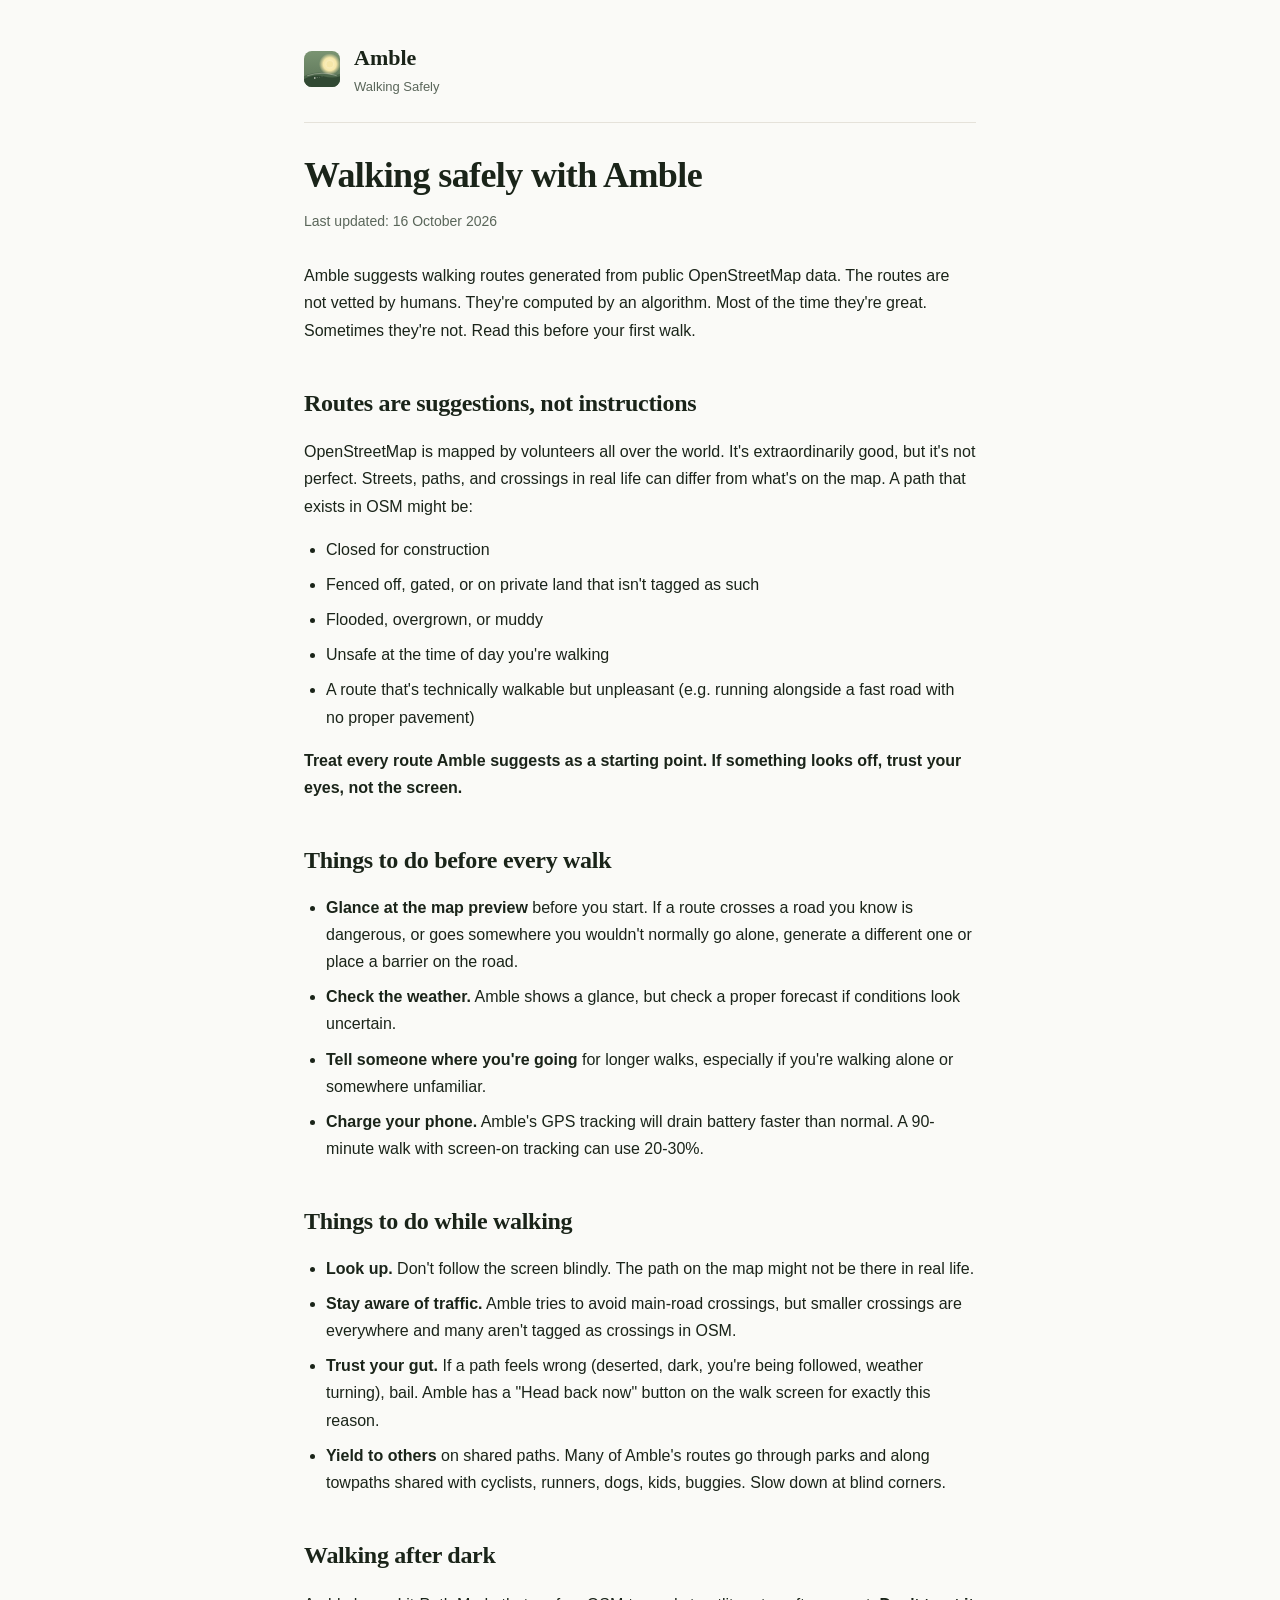
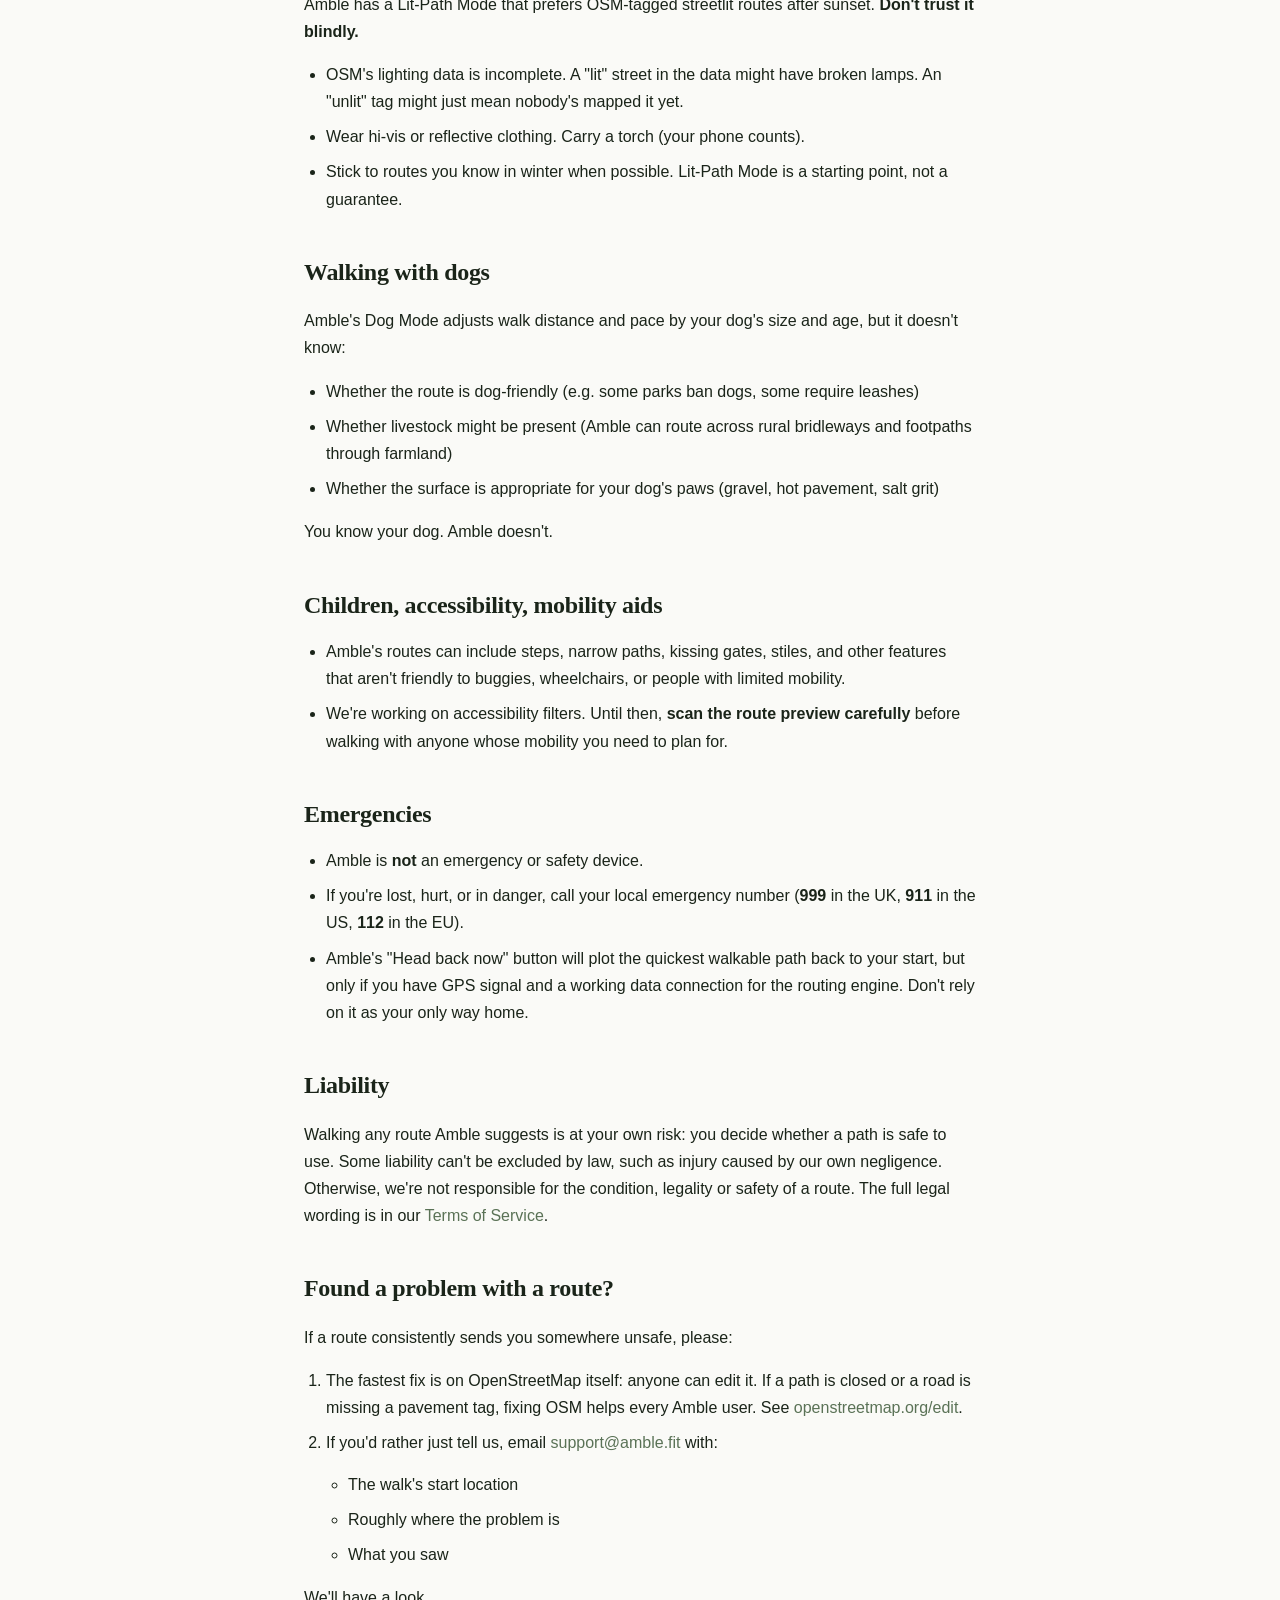
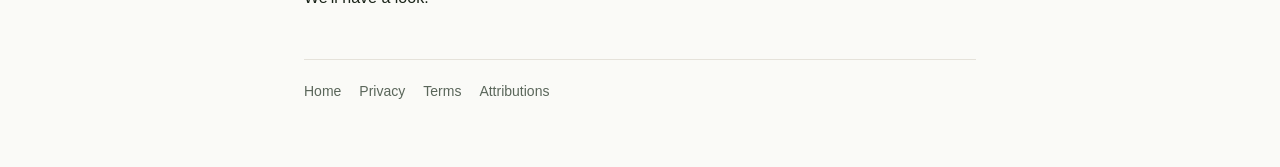
<file: legal/walking-safely.html>
<!DOCTYPE html>
<html lang="en">
<head>
  <meta charset="UTF-8">
  <meta name="viewport" content="width=device-width, initial-scale=1.0">
  <title>Walking safely with Amble</title>
  <meta name="description" content="Routes are suggestions, not instructions. Read this before walking with Amble.">
  <meta name="theme-color" content="#5a7256">
  <link rel="canonical" href="https://amble.fit/legal/walking-safely.html">
  <link rel="icon" type="image/svg+xml" href="../favicon.svg">
  <link rel="stylesheet" href="../style.css">
</head>
<body class="page-doc">
  <div class="doc-container">
    <header class="doc-header">
      <a href="/" class="brand-link" aria-label="Amble home">
        <span class="brand-mark" aria-hidden="true">
          <svg viewBox="0 0 32 32" width="36" height="36">
            <defs>
              <linearGradient id="bmsky-walking-safely" x1="0" y1="0" x2="0" y2="1">
                <stop offset="0%" stop-color="#7a9472"/>
                <stop offset="100%" stop-color="#5a7256"/>
              </linearGradient>
              <radialGradient id="bmsun-walking-safely" cx="0.5" cy="0.5" r="0.5">
                <stop offset="0%" stop-color="#fff5d0"/>
                <stop offset="60%" stop-color="#f5e6a8"/>
                <stop offset="100%" stop-color="#f5e6a8" stop-opacity="0"/>
              </radialGradient>
              <clipPath id="bmclip-walking-safely"><rect width="32" height="32" rx="7"/></clipPath>
            </defs>
            <g clip-path="url(#bmclip-walking-safely)">
              <rect width="32" height="32" fill="url(#bmsky-walking-safely)"/>
              <circle cx="22.9" cy="11.7" r="9.6" fill="url(#bmsun-walking-safely)"/>
              <circle cx="22.9" cy="11.7" r="2.9" fill="#f5e6a8"/>
              <path d="M 0 22.4 Q 10.7 17.1, 20.3 20.3 Q 26.7 22.4, 32 20.3 L 32 32 L 0 32 Z" fill="#3f5b40" opacity="0.6"/>
              <path d="M 0 25.1 Q 8 20.3, 17.1 22.4 Q 25.6 24.5, 32 22.4 L 32 32 L 0 32 Z" fill="#2d4530" opacity="0.85"/>
              <path d="M 3.2 21.9 Q 16 17.6, 28.8 21.9" fill="none" stroke="#f5f1e8" stroke-width="0.5" stroke-linecap="round" opacity="0.6"/>
              <circle cx="9.6" cy="24" r="0.7" fill="#f5f1e8"/>
              <circle cx="11.7" cy="23.6" r="0.4" fill="#f5f1e8" opacity="0.5"/>
              <circle cx="13.9" cy="23.3" r="0.4" fill="#f5f1e8" opacity="0.4"/>
              <circle cx="16" cy="22.9" r="0.4" fill="#f5f1e8" opacity="0.3"/>
            </g>
          </svg>
        </span>
      </a>
      <div>
        <div class="name">Amble</div>
        <div class="subname">Walking Safely</div>
      </div>
    </header>

    <h1>Walking safely with Amble</h1>
    <p class="meta">Last updated: 16 October 2026</p>

    <p>Amble suggests walking routes generated from public OpenStreetMap data. The routes are not vetted by humans. They're computed by an algorithm. Most of the time they're great. Sometimes they're not. Read this before your first walk.</p>

    <h2>Routes are suggestions, not instructions</h2>
    <p>OpenStreetMap is mapped by volunteers all over the world. It's extraordinarily good, but it's not perfect. Streets, paths, and crossings in real life can differ from what's on the map. A path that exists in OSM might be:</p>
    <ul>
      <li>Closed for construction</li>
      <li>Fenced off, gated, or on private land that isn't tagged as such</li>
      <li>Flooded, overgrown, or muddy</li>
      <li>Unsafe at the time of day you're walking</li>
      <li>A route that's technically walkable but unpleasant (e.g. running alongside a fast road with no proper pavement)</li>
    </ul>
    <p><strong>Treat every route Amble suggests as a starting point. If something looks off, trust your eyes, not the screen.</strong></p>

    <h2>Things to do before every walk</h2>
    <ul>
      <li><strong>Glance at the map preview</strong> before you start. If a route crosses a road you know is dangerous, or goes somewhere you wouldn't normally go alone, generate a different one or place a barrier on the road.</li>
      <li><strong>Check the weather.</strong> Amble shows a glance, but check a proper forecast if conditions look uncertain.</li>
      <li><strong>Tell someone where you're going</strong> for longer walks, especially if you're walking alone or somewhere unfamiliar.</li>
      <li><strong>Charge your phone.</strong> Amble's GPS tracking will drain battery faster than normal. A 90-minute walk with screen-on tracking can use 20-30%.</li>
    </ul>

    <h2>Things to do while walking</h2>
    <ul>
      <li><strong>Look up.</strong> Don't follow the screen blindly. The path on the map might not be there in real life.</li>
      <li><strong>Stay aware of traffic.</strong> Amble tries to avoid main-road crossings, but smaller crossings are everywhere and many aren't tagged as crossings in OSM.</li>
      <li><strong>Trust your gut.</strong> If a path feels wrong (deserted, dark, you're being followed, weather turning), bail. Amble has a "Head back now" button on the walk screen for exactly this reason.</li>
      <li><strong>Yield to others</strong> on shared paths. Many of Amble's routes go through parks and along towpaths shared with cyclists, runners, dogs, kids, buggies. Slow down at blind corners.</li>
    </ul>

    <h2>Walking after dark</h2>
    <p>Amble has a Lit-Path Mode that prefers OSM-tagged streetlit routes after sunset. <strong>Don't trust it blindly.</strong></p>
    <ul>
      <li>OSM's lighting data is incomplete. A "lit" street in the data might have broken lamps. An "unlit" tag might just mean nobody's mapped it yet.</li>
      <li>Wear hi-vis or reflective clothing. Carry a torch (your phone counts).</li>
      <li>Stick to routes you know in winter when possible. Lit-Path Mode is a starting point, not a guarantee.</li>
    </ul>

    <h2>Walking with dogs</h2>
    <p>Amble's Dog Mode adjusts walk distance and pace by your dog's size and age, but it doesn't know:</p>
    <ul>
      <li>Whether the route is dog-friendly (e.g. some parks ban dogs, some require leashes)</li>
      <li>Whether livestock might be present (Amble can route across rural bridleways and footpaths through farmland)</li>
      <li>Whether the surface is appropriate for your dog's paws (gravel, hot pavement, salt grit)</li>
    </ul>
    <p>You know your dog. Amble doesn't.</p>

    <h2>Children, accessibility, mobility aids</h2>
    <ul>
      <li>Amble's routes can include steps, narrow paths, kissing gates, stiles, and other features that aren't friendly to buggies, wheelchairs, or people with limited mobility.</li>
      <li>We're working on accessibility filters. Until then, <strong>scan the route preview carefully</strong> before walking with anyone whose mobility you need to plan for.</li>
    </ul>

    <h2>Emergencies</h2>
    <ul>
      <li>Amble is <strong>not</strong> an emergency or safety device.</li>
      <li>If you're lost, hurt, or in danger, call your local emergency number (<strong>999</strong> in the UK, <strong>911</strong> in the US, <strong>112</strong> in the EU).</li>
      <li>Amble's "Head back now" button will plot the quickest walkable path back to your start, but only if you have GPS signal and a working data connection for the routing engine. Don't rely on it as your only way home.</li>
    </ul>

    <h2>Liability</h2>
    <p>Walking any route Amble suggests is at your own risk: you decide whether a path is safe to use. Some liability can't be excluded by law, such as injury caused by our own negligence. Otherwise, we're not responsible for the condition, legality or safety of a route. The full legal wording is in our <a href="terms.html">Terms of Service</a>.</p>

    <h2>Found a problem with a route?</h2>
    <p>If a route consistently sends you somewhere unsafe, please:</p>
    <ol>
      <li>The fastest fix is on OpenStreetMap itself: anyone can edit it. If a path is closed or a road is missing a pavement tag, fixing OSM helps every Amble user. See <a href="https://www.openstreetmap.org/edit">openstreetmap.org/edit</a>.</li>
      <li>If you'd rather just tell us, email <a href="mailto:support@amble.fit">support@amble.fit</a> with:
        <ul>
          <li>The walk's start location</li>
          <li>Roughly where the problem is</li>
          <li>What you saw</li>
        </ul>
      </li>
    </ol>
    <p>We'll have a look.</p>

    <nav class="doc-footer">
      <a href="/">Home</a>
      <a href="privacy.html">Privacy</a>
      <a href="terms.html">Terms</a>
      <a href="attributions.html">Attributions</a>
    </nav>
  </div>
</body>
</html>
</file>
<file: style.css>
/* ───────────────────────────────────────────────────────────────────
   Amble — site stylesheet
   Two layouts share this stylesheet:
     • Marketing landing page  (body class: page-marketing)
     • Legal/document pages    (body class: page-doc)
   The shared elements (brand mark, colour palette, footer) live at the
   top; layout-specific styles further down.

   Design philosophy: warm, sage-green palette echoing the app icon.
   Avoid the sterile Stripe/Linear "tech corporate" white. Amble is a
   lifestyle/wellness brand — this should feel closer to a walking
   magazine than to a SaaS pitch deck.
   ─────────────────────────────────────────────────────────────────── */

:root {
  /* Palette — warm sage-and-cream */
  --bg-page: #fafaf7;          /* off-white page background */
  --bg-cream: #f5f1e8;         /* warm cream, the secondary surface */
  --bg-deep: #2d4530;          /* deep forest, used in hero/CTA bands */
  --bg-mid: #5a7256;           /* the icon's primary green */
  --bg-soft: #7a9472;           /* the icon's lighter green */

  --ink: #1a2419;              /* near-black, but warm */
  --ink-muted: #5a665a;        /* muted body copy */
  --ink-faint: #8a958a;        /* subtle metadata */
  --ink-on-dark: #f5f1e8;      /* cream on the dark bands */
  --ink-on-dark-faint: rgba(245, 241, 232, 0.7);

  --border: #e5e2da;
  --border-strong: #c8c2b3;

  --accent: #5a7256;            /* CTA / link colour, matches icon */
  --accent-hover: #3f5b40;

  --highlight: #f5e6a8;         /* the warm sun yellow, for accents */

  --shadow-sm: 0 1px 2px rgba(40, 50, 30, 0.06);
  --shadow-md: 0 4px 12px rgba(40, 50, 30, 0.08);
  --shadow-lg: 0 12px 32px rgba(40, 50, 30, 0.12);

  /* Type scale */
  --font-body: -apple-system, BlinkMacSystemFont, "Inter", "Segoe UI", Roboto, sans-serif;
  --font-display: "Iowan Old Style", "Palatino", Georgia, serif;
  /* Iowan/Palatino fall back gracefully; system serif on most platforms looks
     intentional and editorial, separates Amble from the Inter-monoculture. */
}

* { box-sizing: border-box; }
html { -webkit-text-size-adjust: 100%; scroll-behavior: smooth; }
body {
  margin: 0;
  background: var(--bg-page);
  color: var(--ink);
  font-family: var(--font-body);
  font-size: 17px;
  line-height: 1.6;
  -webkit-font-smoothing: antialiased;
  -moz-osx-font-smoothing: grayscale;
}

a {
  color: var(--accent);
  text-decoration: none;
  transition: color 0.15s ease;
}
a:hover { color: var(--accent-hover); }

img, svg { display: block; max-width: 100%; }

/* ───────────────────────────────────────────────────────────────────
   Top nav (marketing pages only)
   ─────────────────────────────────────────────────────────────────── */

.topnav {
  position: sticky;
  top: 0;
  z-index: 50;
  background: rgba(250, 250, 247, 0.85);
  backdrop-filter: saturate(180%) blur(12px);
  -webkit-backdrop-filter: saturate(180%) blur(12px);
  border-bottom: 1px solid var(--border);
}
.topnav-inner {
  max-width: 1100px;
  margin: 0 auto;
  padding: 14px 24px;
  display: flex;
  align-items: center;
  justify-content: space-between;
  gap: 24px;
}
.brand-link {
  display: flex;
  align-items: center;
  gap: 10px;
  text-decoration: none;
  color: var(--ink);
}
.brand-link:hover { color: var(--ink); }
.brand-mark {
  display: inline-flex;
  flex-shrink: 0;
}
.brand-name {
  font-family: var(--font-display);
  font-weight: 600;
  font-size: 20px;
  letter-spacing: -0.3px;
}
.topnav-links {
  display: flex;
  align-items: center;
  gap: 28px;
}
.topnav-links a {
  color: var(--ink-muted);
  font-weight: 500;
  font-size: 15px;
}
.topnav-links a:hover { color: var(--ink); }

/* ───────────────────────────────────────────────────────────────────
   Hero (marketing only)
   ─────────────────────────────────────────────────────────────────── */

.hero {
  position: relative;
  padding: 64px 24px 96px;
  background: linear-gradient(180deg, var(--bg-page) 0%, var(--bg-cream) 100%);
  overflow: hidden;
}
.hero-inner {
  max-width: 1100px;
  margin: 0 auto;
  display: grid;
  grid-template-columns: 1.05fr 1fr;
  gap: 64px;
  align-items: center;
}
.hero-text h1 {
  font-family: var(--font-display);
  font-size: clamp(40px, 6vw, 68px);
  line-height: 1.05;
  letter-spacing: -1.2px;
  margin: 0 0 20px;
  color: var(--ink);
}
.hero-lead {
  font-size: 19px;
  line-height: 1.55;
  color: var(--ink-muted);
  max-width: 520px;
  margin: 0 0 32px;
}
.hero-ctas {
  display: flex;
  align-items: center;
  gap: 18px;
  flex-wrap: wrap;
}
.cta {
  display: inline-flex;
  align-items: center;
  justify-content: center;
  padding: 14px 22px;
  border-radius: 10px;
  font-weight: 600;
  font-size: 15.5px;
  letter-spacing: 0.1px;
  transition: transform 0.1s ease, box-shadow 0.15s ease;
}
.cta-primary {
  background: var(--accent);
  color: var(--ink-on-dark);
  box-shadow: var(--shadow-md);
}
.cta-primary:hover {
  background: var(--accent-hover);
  color: var(--ink-on-dark);
  transform: translateY(-1px);
  box-shadow: var(--shadow-lg);
}
.cta-secondary {
  background: transparent;
  color: var(--accent);
  border: 2px solid var(--accent);
}
.cta-secondary:hover {
  background: var(--accent);
  color: var(--ink-on-dark);
  transform: translateY(-1px);
  box-shadow: var(--shadow-md);
}
.cta-note {
  color: var(--ink-faint);
  font-size: 14px;
  font-style: italic;
}
.hero-art {
  display: flex;
  justify-content: center;
}
.hero-svg {
  width: 100%;
  max-width: 480px;
  height: auto;
  border-radius: 32px;
  box-shadow: var(--shadow-lg);
}

@media (max-width: 760px) {
  .hero { padding: 40px 20px 64px; }
  .hero-inner { grid-template-columns: 1fr; gap: 36px; }
  .hero-text h1 { font-size: 38px; letter-spacing: -0.8px; }
  .hero-lead { font-size: 17px; }
}

/* ───────────────────────────────────────────────────────────────────
   Pitch strip (the highlighted intro paragraph)
   ─────────────────────────────────────────────────────────────────── */

.strip {
  background: var(--bg-cream);
  padding: 64px 24px;
  border-top: 1px solid var(--border);
  border-bottom: 1px solid var(--border);
}
.strip-inner {
  max-width: 760px;
  margin: 0 auto;
}
.strip-quote {
  font-family: var(--font-display);
  font-size: clamp(22px, 3vw, 30px);
  line-height: 1.4;
  letter-spacing: -0.4px;
  color: var(--ink);
  margin: 0;
}
.strip-quote strong {
  color: var(--accent);
  font-weight: 600;
}

/* ───────────────────────────────────────────────────────────────────
   Section headers (shared)
   ─────────────────────────────────────────────────────────────────── */

.eyebrow {
  text-transform: uppercase;
  font-size: 12px;
  font-weight: 700;
  letter-spacing: 1.5px;
  color: var(--accent);
  margin: 0 0 12px;
}
.section-header {
  text-align: center;
  margin-bottom: 56px;
}
.section-header h2 {
  font-family: var(--font-display);
  font-size: clamp(32px, 4vw, 44px);
  letter-spacing: -0.5px;
  margin: 0;
  line-height: 1.15;
}

/* ───────────────────────────────────────────────────────────────────
   Features
   ─────────────────────────────────────────────────────────────────── */

.features {
  padding: 96px 24px;
  background: var(--bg-page);
}
.features-inner {
  max-width: 1100px;
  margin: 0 auto;
}
.feature-grid {
  display: grid;
  grid-template-columns: repeat(3, 1fr);
  gap: 24px;
}
.feature-card {
  background: #fff;
  border: 1px solid var(--border);
  border-radius: 16px;
  padding: 28px;
  transition: transform 0.2s ease, box-shadow 0.2s ease;
}
.feature-card:hover {
  transform: translateY(-2px);
  box-shadow: var(--shadow-md);
}
.feature-icon {
  width: 56px;
  height: 56px;
  border-radius: 14px;
  background: var(--bg-cream);
  color: var(--accent);
  display: flex;
  align-items: center;
  justify-content: center;
  margin-bottom: 18px;
}
.feature-card h3 {
  font-family: var(--font-display);
  font-size: 20px;
  letter-spacing: -0.2px;
  margin: 0 0 10px;
  line-height: 1.3;
}
.feature-card p {
  margin: 0;
  font-size: 15.5px;
  line-height: 1.55;
  color: var(--ink-muted);
}

@media (max-width: 900px) {
  .feature-grid { grid-template-columns: repeat(2, 1fr); }
}
@media (max-width: 600px) {
  .feature-grid { grid-template-columns: 1fr; }
  .features { padding: 64px 20px; }
}

/* ───────────────────────────────────────────────────────────────────
   Long-form differentiators
   ─────────────────────────────────────────────────────────────────── */

.long-strip {
  padding: 96px 24px;
  background: var(--bg-deep);
  color: var(--ink-on-dark);
}
.long-strip-inner {
  max-width: 1100px;
  margin: 0 auto;
  display: grid;
  grid-template-columns: repeat(3, 1fr);
  gap: 56px;
}
.long-block .eyebrow {
  color: var(--highlight);
}
.long-block h2 {
  font-family: var(--font-display);
  font-size: 26px;
  letter-spacing: -0.3px;
  margin: 0 0 14px;
  color: var(--ink-on-dark);
  line-height: 1.25;
}
.long-block p {
  margin: 0;
  font-size: 16px;
  line-height: 1.65;
  color: var(--ink-on-dark-faint);
}

@media (max-width: 900px) {
  .long-strip-inner { grid-template-columns: 1fr; gap: 40px; }
  .long-strip { padding: 64px 20px; }
}

/* ───────────────────────────────────────────────────────────────────
   Story block
   ─────────────────────────────────────────────────────────────────── */

.story {
  padding: 96px 24px;
  background: var(--bg-page);
}
.story-inner {
  max-width: 720px;
  margin: 0 auto;
  text-align: center;
}
.story h2 {
  font-family: var(--font-display);
  font-size: clamp(28px, 4vw, 38px);
  letter-spacing: -0.4px;
  line-height: 1.2;
  margin: 0 0 28px;
}
.story p {
  font-size: 17px;
  line-height: 1.7;
  color: var(--ink-muted);
  margin: 0 0 18px;
  text-align: left;
}
.story p:last-child { margin-bottom: 0; }
.story em { color: var(--accent); font-style: normal; font-weight: 600; }

@media (max-width: 600px) {
  .story { padding: 64px 20px; }
}

/* ───────────────────────────────────────────────────────────────────
   CTA band (email signup)
   ─────────────────────────────────────────────────────────────────── */

.cta-band {
  padding: 96px 24px;
  background: linear-gradient(135deg, var(--bg-mid) 0%, var(--bg-deep) 100%);
  color: var(--ink-on-dark);
}
.cta-band-inner {
  max-width: 600px;
  margin: 0 auto;
  text-align: center;
}
.cta-band h2 {
  font-family: var(--font-display);
  font-size: clamp(30px, 4vw, 42px);
  letter-spacing: -0.5px;
  margin: 0 0 16px;
}
.cta-band > .cta-band-inner > p {
  font-size: 17px;
  line-height: 1.55;
  color: var(--ink-on-dark-faint);
  margin: 0 0 28px;
}
/* Light-on-dark CTA — used on the green CTA band where the standard
   accent button would disappear into the background. */
.cta-light {
  background: var(--bg-cream);
  color: var(--ink);
  display: inline-flex;
  align-items: center;
  justify-content: center;
  padding: 14px 22px;
  border-radius: 10px;
  font-weight: 600;
  font-size: 15.5px;
  letter-spacing: 0.1px;
  transition: transform 0.1s ease, box-shadow 0.15s ease;
  margin-bottom: 14px;
}
.cta-light:hover {
  background: #fff;
  color: var(--ink);
  transform: translateY(-1px);
  box-shadow: var(--shadow-md);
}
.cta-fineprint {
  font-size: 13px;
  color: var(--ink-on-dark-faint);
  margin: 0;
}
.cta-fineprint a {
  color: inherit;
  text-decoration: underline;
}

/* "Coming soon" pill — same shape as a button, but visually inert
   so it reads as a status rather than a CTA. */
.cta-soon {
  background: transparent;
  color: var(--ink-faint);
  border: 1px dashed var(--ink-faint);
  cursor: default;
  font-weight: 500;
}
.cta-soon:hover { transform: none; box-shadow: none; }
.cta-soon-on-dark {
  color: var(--ink-on-dark-faint);
  border-color: var(--ink-on-dark-faint);
}

.cta-band-buttons {
  display: flex;
  justify-content: center;
  align-items: center;
  gap: 14px;
  flex-wrap: wrap;
  margin-bottom: 14px;
}
.cta-band-buttons .cta-light { margin-bottom: 0; }

@media (max-width: 600px) {
  .cta-band { padding: 64px 20px; }
}

/* ───────────────────────────────────────────────────────────────────
   Footer (shared)
   ─────────────────────────────────────────────────────────────────── */

.footer {
  background: var(--bg-cream);
  border-top: 1px solid var(--border);
  padding: 56px 24px 40px;
}
.footer-inner {
  max-width: 1100px;
  margin: 0 auto;
  display: grid;
  grid-template-columns: auto 1fr auto;
  gap: 40px;
  align-items: center;
}
.footer-brand {
  display: flex;
  align-items: center;
  gap: 12px;
}
.footer-name {
  font-family: var(--font-display);
  font-weight: 600;
  font-size: 18px;
  color: var(--ink);
}
.footer-tagline {
  font-size: 13px;
  color: var(--ink-muted);
  margin-top: 2px;
}
.footer-links {
  display: flex;
  flex-wrap: wrap;
  justify-content: center;
  gap: 24px;
}
.footer-links a {
  color: var(--ink-muted);
  font-size: 14px;
  font-weight: 500;
}
.footer-links a:hover { color: var(--ink); }
.footer-meta {
  font-size: 13px;
  color: var(--ink-faint);
  text-align: right;
}
.footer-meta p { margin: 0 0 4px; }
.footer-meta p:last-child { margin-bottom: 0; }
.footer-meta a { color: var(--ink-muted); }

@media (max-width: 800px) {
  .footer-inner {
    grid-template-columns: 1fr;
    text-align: center;
    gap: 28px;
  }
  .footer-brand, .footer-links { justify-content: center; }
  .footer-meta { text-align: center; }
}

/* ───────────────────────────────────────────────────────────────────
   Document pages (legal/*) — reuse the brand chrome but content-led
   ─────────────────────────────────────────────────────────────────── */

.page-doc {
  background: var(--bg-page);
}
.doc-container {
  max-width: 720px;
  margin: 0 auto;
  padding: 40px 24px 64px;
}
.doc-header {
  display: flex;
  align-items: center;
  gap: 14px;
  padding-bottom: 24px;
  border-bottom: 1px solid var(--border);
  margin-bottom: 32px;
}
.doc-header .brand-mark {
  flex-shrink: 0;
}
.doc-header .name {
  font-family: var(--font-display);
  font-size: 22px;
  font-weight: 600;
  color: var(--ink);
}
.doc-header .subname {
  font-size: 13px;
  color: var(--ink-muted);
  margin-top: 2px;
}
.page-doc h1 {
  font-family: var(--font-display);
  font-size: 36px;
  letter-spacing: -0.6px;
  margin: 8px 0 4px;
  line-height: 1.15;
}
.page-doc h2 {
  font-family: var(--font-display);
  font-size: 24px;
  margin: 40px 0 14px;
  letter-spacing: -0.3px;
}
.page-doc h3 {
  font-size: 18px;
  font-weight: 700;
  margin: 28px 0 10px;
}
.page-doc .meta {
  font-size: 14px;
  color: var(--ink-muted);
  margin-bottom: 28px;
}
.page-doc p, .page-doc li {
  font-size: 16px;
  line-height: 1.7;
  color: var(--ink);
}
.page-doc ul, .page-doc ol {
  padding-left: 22px;
  margin: 14px 0;
}
.page-doc li { margin-bottom: 8px; }
.page-doc strong { font-weight: 700; }
.page-doc code {
  background: var(--bg-cream);
  padding: 2px 6px;
  border-radius: 4px;
  font-family: ui-monospace, SFMono-Regular, Menlo, monospace;
  font-size: 14px;
}
.page-doc table {
  width: 100%;
  border-collapse: collapse;
  margin: 20px 0;
  font-size: 15px;
}
.page-doc th, .page-doc td {
  text-align: left;
  padding: 12px 14px;
  border-bottom: 1px solid var(--border);
  vertical-align: top;
}
.page-doc th {
  background: var(--bg-cream);
  font-weight: 700;
  border-bottom: 2px solid var(--border-strong);
}
.page-doc hr {
  border: none;
  border-top: 1px solid var(--border);
  margin: 36px 0;
}
/* Pro feature list on pricing.html — each feature is a dt/dd pair so the
   title reads as a label and the explanation sits clearly underneath. */
.page-doc .pro-features {
  margin: 24px 0 32px;
  padding: 0;
}
.page-doc .pro-features dt {
  font-weight: 700;
  font-size: 17px;
  color: var(--ink);
  margin-top: 22px;
  margin-bottom: 4px;
}
.page-doc .pro-features dt:first-child { margin-top: 0; }
.page-doc .pro-features dd {
  margin: 0 0 0 0;
  padding-left: 0;
  color: var(--ink-muted);
  line-height: 1.55;
}
.page-doc .pro-features dd em {
  color: var(--ink);
  font-style: italic;
}
.doc-footer {
  margin-top: 48px;
  padding-top: 20px;
  border-top: 1px solid var(--border);
  font-size: 14px;
  color: var(--ink-muted);
  display: flex;
  flex-wrap: wrap;
  gap: 18px;
}
.doc-footer a { color: var(--ink-muted); }
.doc-footer a:hover { color: var(--accent); }

@media (max-width: 480px) {
  .page-doc h1 { font-size: 28px; }
  .page-doc h2 { font-size: 20px; }
  .page-doc table { font-size: 14px; }
}
</file>
